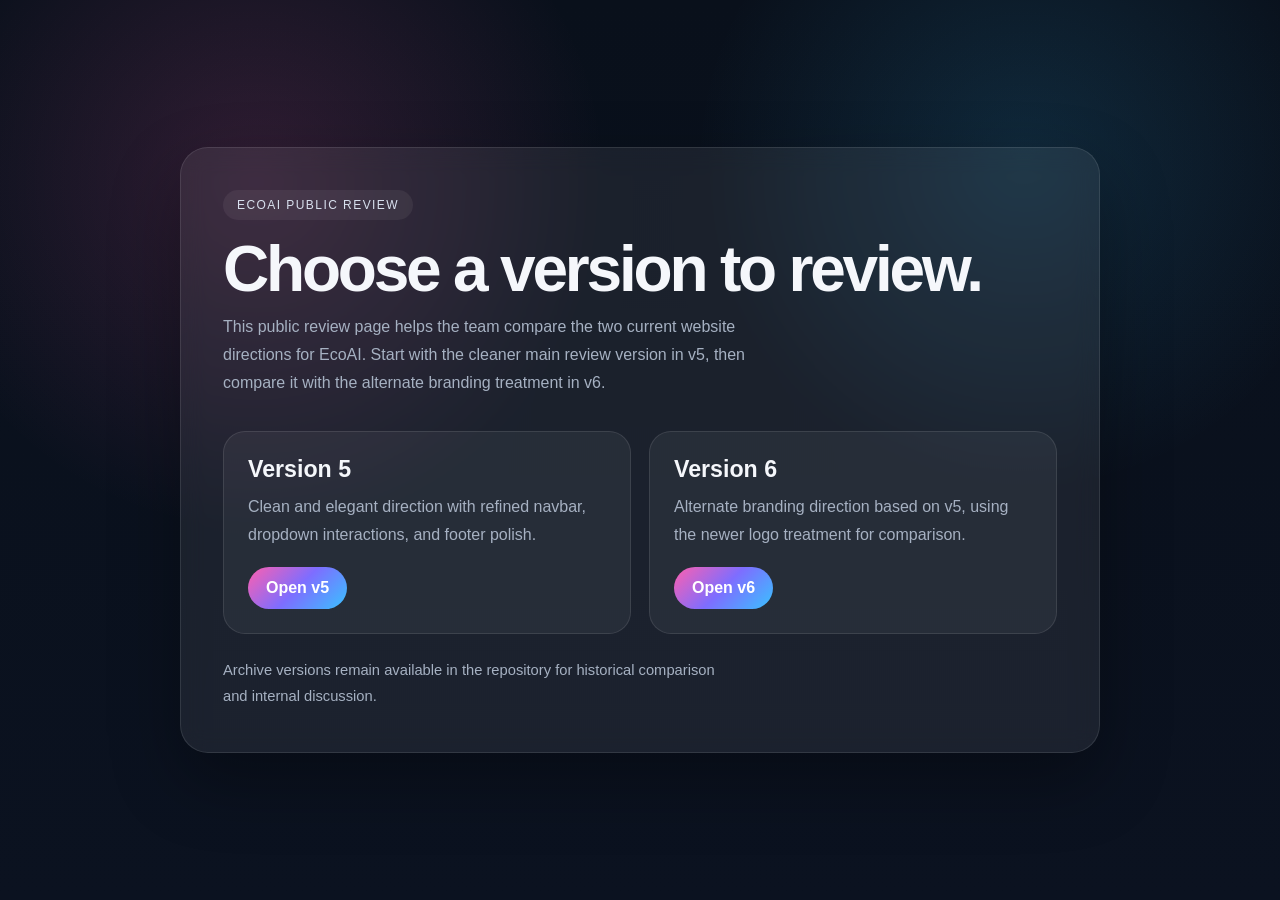
<file: index.html>
<!DOCTYPE html>
<html lang="en">
  <head>
    <meta charset="UTF-8" />
    <meta name="viewport" content="width=device-width, initial-scale=1.0" />
    <title>EcoAI Public Review</title>
    <meta name="description" content="Public review landing page for EcoAI website concepts." />
    <style>
      :root {
        --bg: #0b1220;
        --panel: rgba(255,255,255,0.07);
        --line: rgba(255,255,255,0.10);
        --text: #f5f7fb;
        --muted: #a6b1c2;
        --pink: #ff5fae;
        --violet: #7e6dff;
        --cyan: #39c2ff;
      }
      * { box-sizing: border-box; }
      body {
        margin: 0;
        font-family: Inter, Arial, sans-serif;
        color: var(--text);
        background:
          radial-gradient(circle at 20% 20%, rgba(255,95,174,0.16), transparent 28%),
          radial-gradient(circle at 80% 18%, rgba(57,194,255,0.14), transparent 26%),
          linear-gradient(180deg, #09101b 0%, #0b1220 100%);
        min-height: 100vh;
        display: grid;
        place-items: center;
        padding: 24px;
      }
      .wrap {
        width: min(920px, 100%);
        background: var(--panel);
        border: 1px solid var(--line);
        border-radius: 28px;
        padding: 42px;
        box-shadow: 0 28px 70px rgba(0,0,0,0.32);
        backdrop-filter: blur(12px);
      }
      .eyebrow {
        display: inline-block;
        padding: 8px 14px;
        border-radius: 999px;
        background: rgba(255,255,255,0.06);
        color: #d9e1ef;
        font-size: 12px;
        letter-spacing: 0.12em;
        text-transform: uppercase;
      }
      h1 {
        margin: 18px 0 12px;
        font-size: clamp(2.4rem, 5vw, 4.4rem);
        line-height: 0.98;
        letter-spacing: -0.05em;
      }
      p {
        margin: 0;
        color: var(--muted);
        line-height: 1.75;
        max-width: 62ch;
      }
      .cards {
        display: grid;
        grid-template-columns: repeat(2, 1fr);
        gap: 18px;
        margin-top: 34px;
      }
      .card {
        background: rgba(255,255,255,0.05);
        border: 1px solid var(--line);
        border-radius: 22px;
        padding: 24px;
      }
      .card h2 {
        margin: 0 0 10px;
        font-size: 1.45rem;
      }
      .card p {
        margin-bottom: 18px;
      }
      .actions {
        display: flex;
        gap: 12px;
        flex-wrap: wrap;
      }
      .btn {
        display: inline-flex;
        align-items: center;
        justify-content: center;
        padding: 12px 18px;
        border-radius: 999px;
        text-decoration: none;
        font-weight: 700;
      }
      .btn-primary {
        background: linear-gradient(135deg, var(--pink), var(--violet), var(--cyan));
        color: white;
      }
      .btn-secondary {
        color: var(--text);
        border: 1px solid var(--line);
        background: rgba(255,255,255,0.04);
      }
      .footnote {
        margin-top: 24px;
        font-size: 0.92rem;
        color: var(--muted);
      }
      @media (max-width: 760px) {
        .wrap { padding: 26px; }
        .cards { grid-template-columns: 1fr; }
      }
    </style>
  </head>
  <body>
    <main class="wrap">
      <span class="eyebrow">EcoAI Public Review</span>
      <h1>Choose a version to review.</h1>
      <p>
        This public review page helps the team compare the two current website directions for EcoAI.
        Start with the cleaner main review version in v5, then compare it with the alternate branding treatment in v6.
      </p>

      <section class="cards">
        <article class="card">
          <h2>Version 5</h2>
          <p>Clean and elegant direction with refined navbar, dropdown interactions, and footer polish.</p>
          <div class="actions">
            <a class="btn btn-primary" href="./v5/">Open v5</a>
          </div>
        </article>

        <article class="card">
          <h2>Version 6</h2>
          <p>Alternate branding direction based on v5, using the newer logo treatment for comparison.</p>
          <div class="actions">
            <a class="btn btn-primary" href="./v6/">Open v6</a>
          </div>
        </article>
      </section>

      <p class="footnote">Archive versions remain available in the repository for historical comparison and internal discussion.</p>
    </main>
  </body>
</html>
</file>
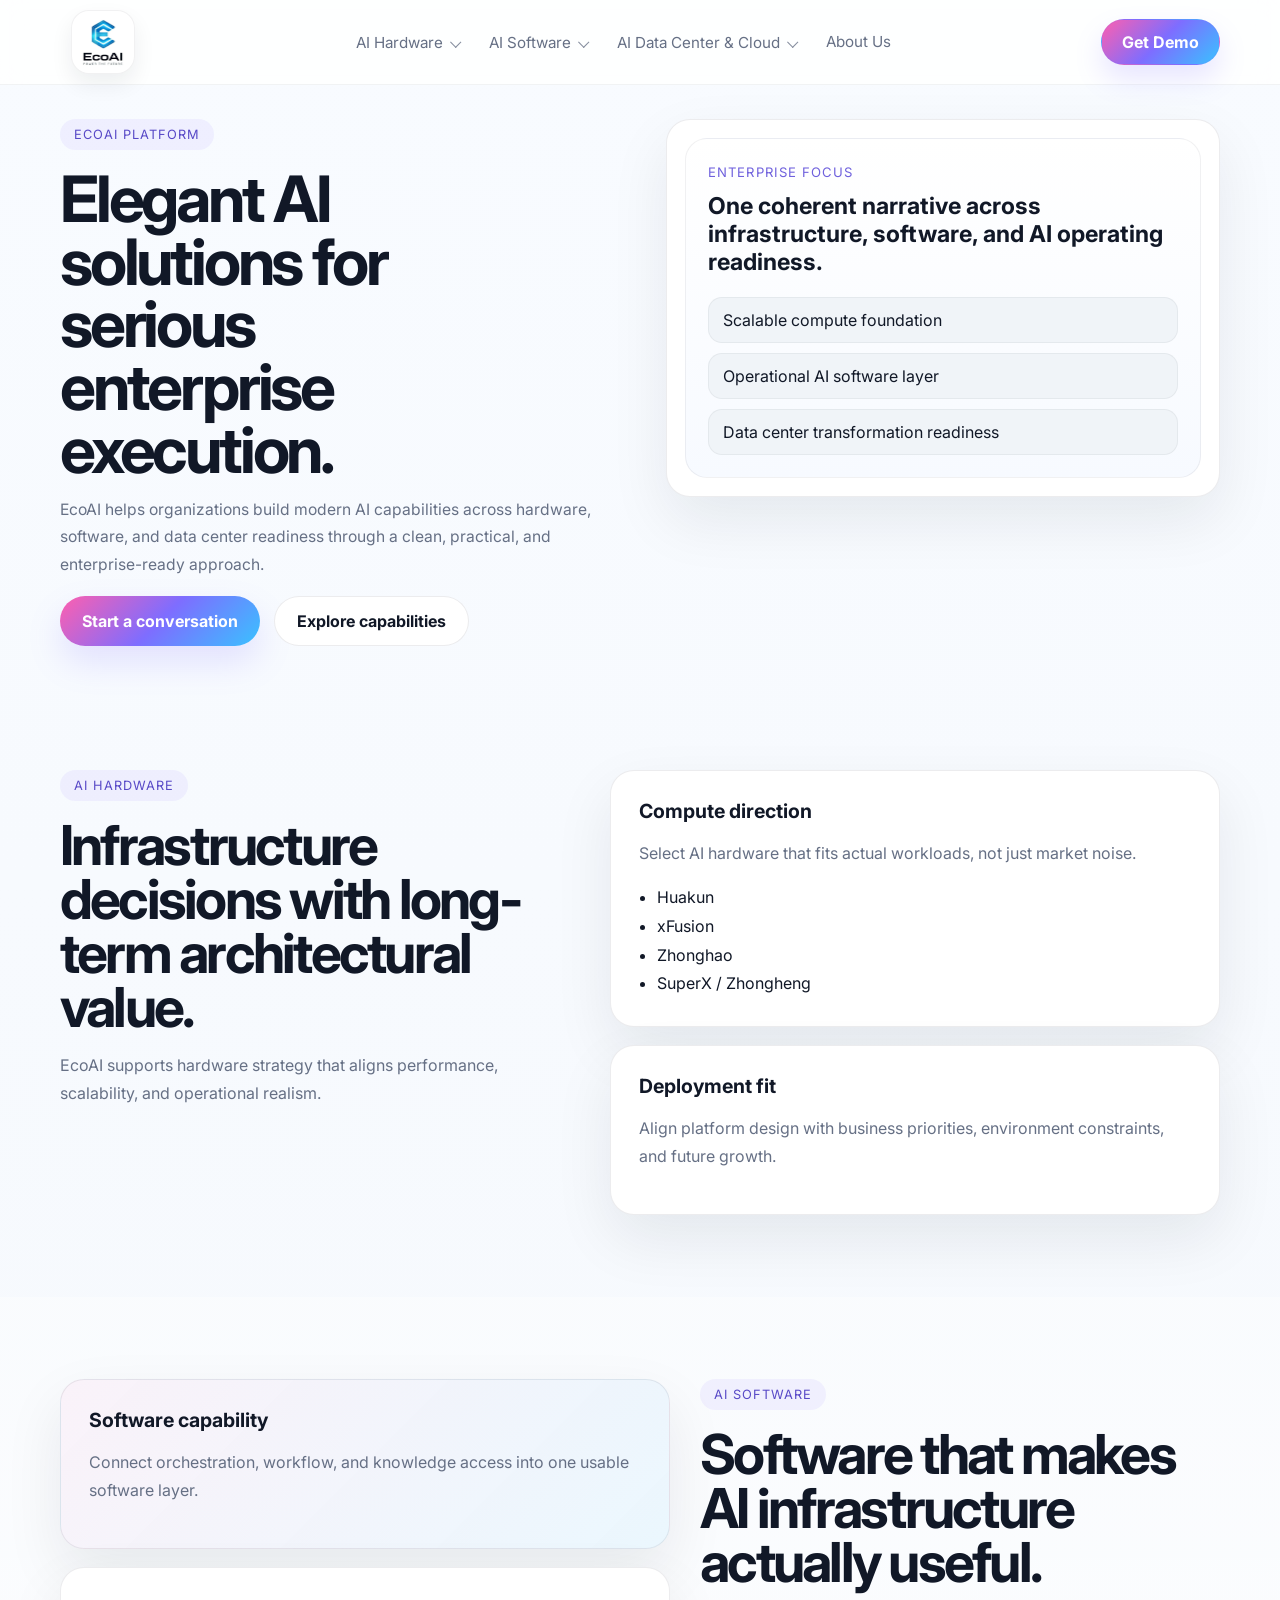
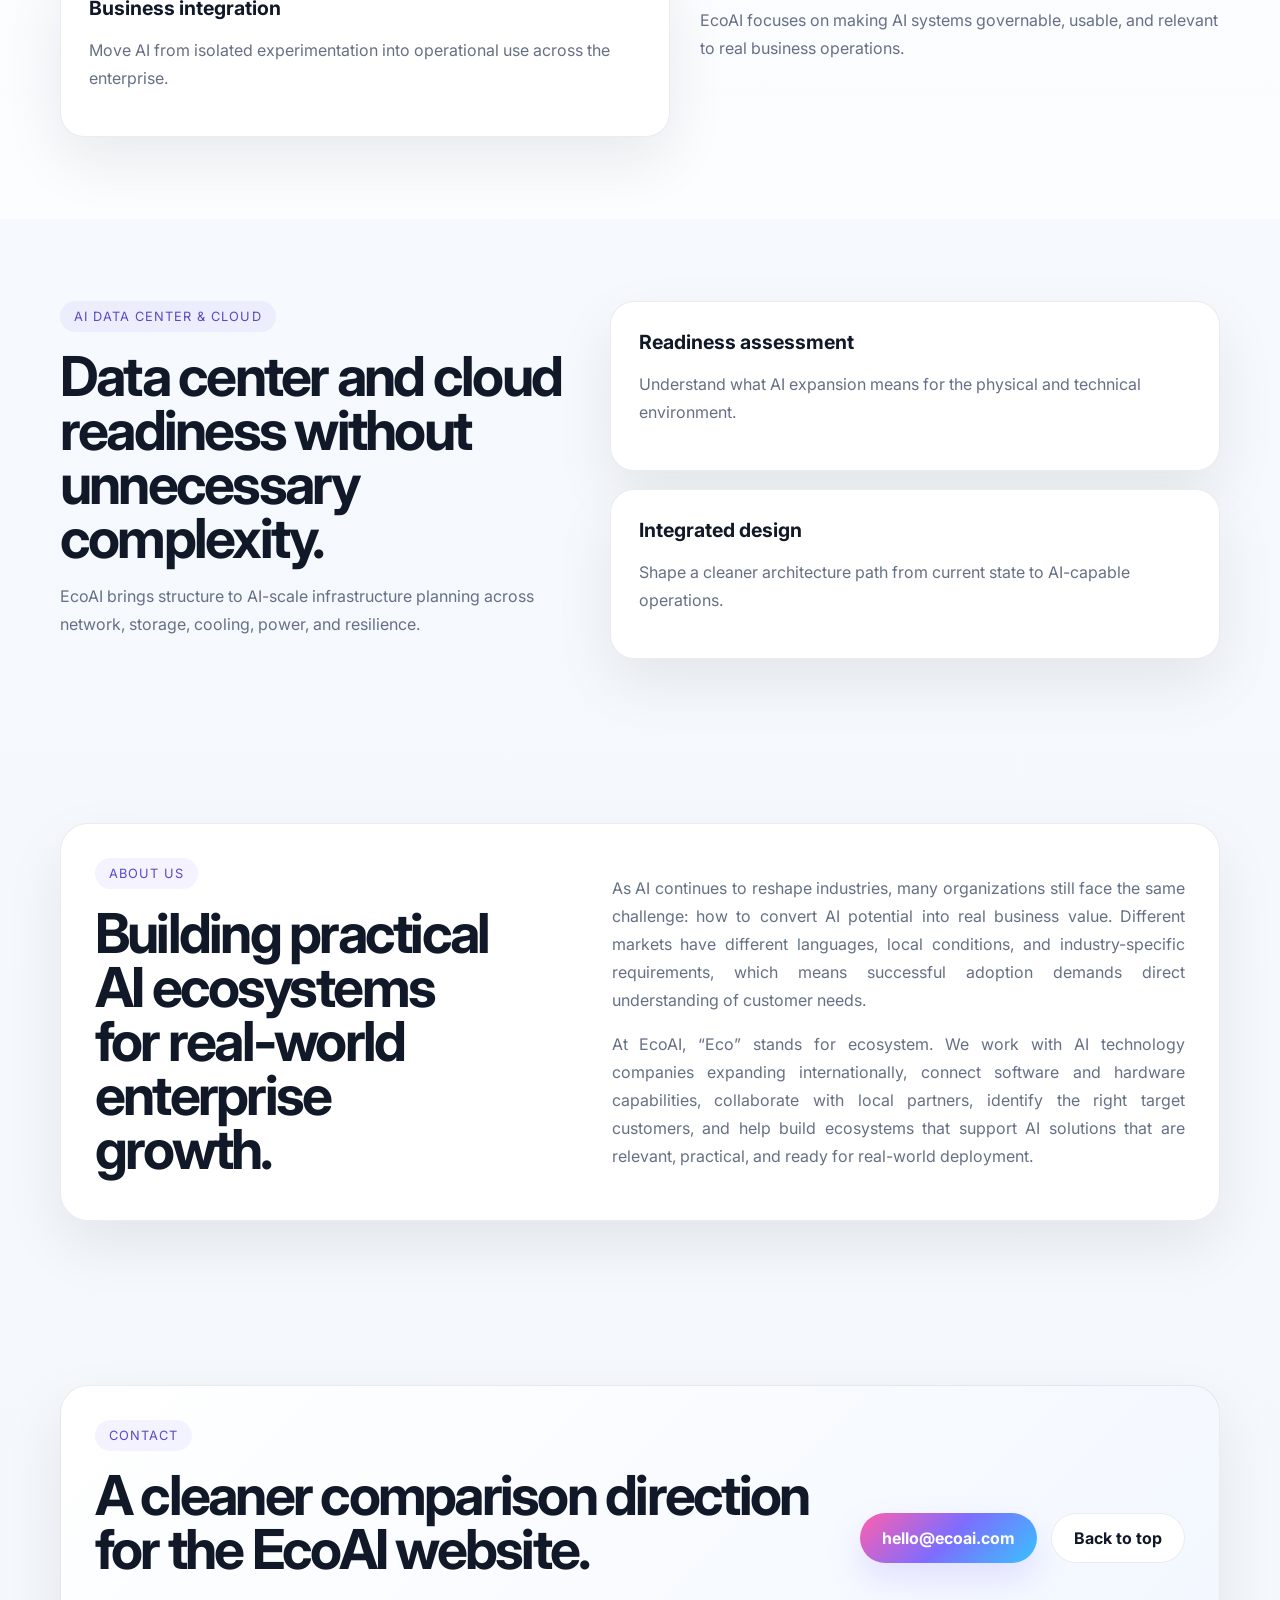
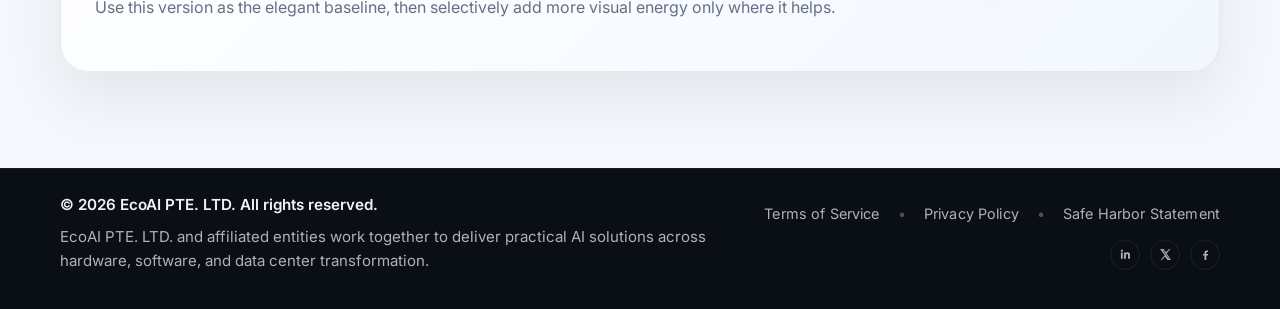
<file: v5/index.html>
<!DOCTYPE html>
<html lang="en">
  <head>
    <meta charset="UTF-8" />
    <meta name="viewport" content="width=device-width, initial-scale=1.0" />
    <title>EcoAI — Clean Enterprise AI Platform</title>
    <meta name="description" content="EcoAI delivers AI hardware, AI software, and AI data center capabilities through a clean and elegant enterprise website experience." />
    <link rel="preconnect" href="https://fonts.googleapis.com" />
    <link rel="preconnect" href="https://fonts.gstatic.com" crossorigin />
    <link href="https://fonts.googleapis.com/css2?family=Inter:wght@400;500;600;700;800;900&display=swap" rel="stylesheet" />
    <link rel="stylesheet" href="styles.css" />
    <script defer src="script.js"></script>
  </head>
  <body>
    <header class="topbar">
      <div class="container nav">
        <a class="brand" href="#hero" aria-label="EcoAI home">
          <img class="brand-logo" src="../assets/ecoai-logo.jpg" alt="EcoAI logo" />
        </a>

        <button class="menu-toggle" type="button" aria-label="Open menu" aria-expanded="false" aria-controls="site-menu">
          <span></span>
          <span></span>
          <span></span>
        </button>

        <nav class="nav-links" id="site-menu">
          <div class="nav-item has-dropdown">
            <a href="#hardware">AI Hardware</a>
            <div class="dropdown-menu">
              <a href="#">Huakun</a>
              <a href="#">xFusion</a>
              <a href="#">Zhonghao</a>
              <a href="#">SuperX / Zhongheng</a>
            </div>
          </div>
          <div class="nav-item has-dropdown">
            <a href="#software">AI Software</a>
            <div class="dropdown-menu">
              <a href="#">AI Transcend</a>
              <a href="#">SpeakyAI</a>
              <a href="#">AI Rudder</a>
              <a href="#">WizAI</a>
              <a href="#">SenseTime</a>
              <a href="#">CloudWise</a>
            </div>
          </div>
          <div class="nav-item has-dropdown">
            <a href="#datacenter">AI Data Center &amp; Cloud</a>
            <div class="dropdown-menu">
              <a href="#">Doubao</a>
              <a href="#">Tencent</a>
            </div>
          </div>
          <a href="#about">About Us</a>
          <a class="nav-cta nav-cta-mobile" href="#contact">Get Demo</a>
        </nav>

        <a class="nav-cta nav-cta-desktop" href="#contact">Get Demo</a>
      </div>
    </header>

    <main>
      <section class="hero" id="hero">
        <div class="container hero-grid">
          <div class="hero-copy">
            <span class="eyebrow">EcoAI Platform</span>
            <h1>Elegant AI solutions for serious enterprise execution.</h1>
            <p class="hero-text">
              EcoAI helps organizations build modern AI capabilities across hardware, software, and data center readiness through a clean, practical, and enterprise-ready approach.
            </p>

            <div class="hero-actions">
              <a class="btn btn-primary" href="#contact">Start a conversation</a>
              <a class="btn btn-secondary" href="#hardware">Explore capabilities</a>
            </div>
          </div>

          <div class="hero-panel">
            <div class="panel-card main-card">
              <span class="panel-label">Enterprise Focus</span>
              <h3>One coherent narrative across infrastructure, software, and AI operating readiness.</h3>
              <div class="panel-list">
                <span>Scalable compute foundation</span>
                <span>Operational AI software layer</span>
                <span>Data center transformation readiness</span>
              </div>
            </div>
          </div>
        </div>
      </section>

      <section class="section" id="hardware">
        <div class="container section-grid">
          <div class="section-copy">
            <span class="section-tag">AI Hardware</span>
            <h2>Infrastructure decisions with long-term architectural value.</h2>
            <p>EcoAI supports hardware strategy that aligns performance, scalability, and operational realism.</p>
          </div>
          <div class="feature-grid">
            <article class="feature-card">
              <h3>Compute direction</h3>
              <p>Select AI hardware that fits actual workloads, not just market noise.</p>
              <ul class="feature-list">
                <li>Huakun</li>
                <li>xFusion</li>
                <li>Zhonghao</li>
                <li>SuperX / Zhongheng</li>
              </ul>
            </article>
            <article class="feature-card">
              <h3>Deployment fit</h3>
              <p>Align platform design with business priorities, environment constraints, and future growth.</p>
            </article>
          </div>
        </div>
      </section>

      <section class="section alt" id="software">
        <div class="container section-grid reverse">
          <div class="feature-grid">
            <article class="feature-card accent-card">
              <h3>Software capability</h3>
              <p>Connect orchestration, workflow, and knowledge access into one usable software layer.</p>
            </article>
            <article class="feature-card">
              <h3>Business integration</h3>
              <p>Move AI from isolated experimentation into operational use across the enterprise.</p>
            </article>
          </div>
          <div class="section-copy">
            <span class="section-tag">AI Software</span>
            <h2>Software that makes AI infrastructure actually useful.</h2>
            <p>EcoAI focuses on making AI systems governable, usable, and relevant to real business operations.</p>
          </div>
        </div>
      </section>

      <section class="section" id="datacenter">
        <div class="container section-grid">
          <div class="section-copy">
            <span class="section-tag">AI Data Center &amp; Cloud</span>
            <h2>Data center and cloud readiness without unnecessary complexity.</h2>
            <p>EcoAI brings structure to AI-scale infrastructure planning across network, storage, cooling, power, and resilience.</p>
          </div>
          <div class="feature-grid">
            <article class="feature-card">
              <h3>Readiness assessment</h3>
              <p>Understand what AI expansion means for the physical and technical environment.</p>
            </article>
            <article class="feature-card">
              <h3>Integrated design</h3>
              <p>Shape a cleaner architecture path from current state to AI-capable operations.</p>
            </article>
          </div>
        </div>
      </section>

      <section class="section" id="about">
        <div class="container about-box">
          <div>
            <span class="section-tag">About Us</span>
            <h2>Building practical AI ecosystems for real-world enterprise growth.</h2>
          </div>
          <div class="about-text">
            <p>As AI continues to reshape industries, many organizations still face the same challenge: how to convert AI potential into real business value. Different markets have different languages, local conditions, and industry-specific requirements, which means successful adoption demands direct understanding of customer needs.</p>
            <p>At EcoAI, “Eco” stands for ecosystem. We work with AI technology companies expanding internationally, connect software and hardware capabilities, collaborate with local partners, identify the right target customers, and help build ecosystems that support AI solutions that are relevant, practical, and ready for real-world deployment.</p>
          </div>
        </div>
      </section>

      <section class="section cta-section" id="contact">
        <div class="container cta-box">
          <div>
            <span class="section-tag">Contact</span>
            <h2>A cleaner comparison direction for the EcoAI website.</h2>
            <p>Use this version as the elegant baseline, then selectively add more visual energy only where it helps.</p>
          </div>
          <div class="cta-actions">
            <a class="btn btn-primary" href="mailto:hello@ecoai.com">hello@ecoai.com</a>
            <a class="btn btn-secondary" href="#hero">Back to top</a>
          </div>
        </div>
      </section>
    </main>

    <footer class="site-footer">
      <div class="container footer-wrap">
        <div class="footer-left">
          <p>© 2026 EcoAI PTE. LTD. All rights reserved.</p>
          <p>EcoAI PTE. LTD. and affiliated entities work together to deliver practical AI solutions across hardware, software, and data center transformation.</p>
        </div>

        <div class="footer-right">
          <div class="footer-links">
            <a href="#">Terms of Service</a>
            <a href="#">Privacy Policy</a>
            <a href="#">Safe Harbor Statement</a>
          </div>
          <div class="footer-socials">
            <a href="#" aria-label="LinkedIn">
              <svg viewBox="0 0 24 24" aria-hidden="true">
                <path d="M6.94 8.5H3.56V20h3.38V8.5ZM5.25 3A2 2 0 1 0 5.3 7a2 2 0 0 0-.05-4ZM20.44 12.7c0-3.46-1.85-5.07-4.32-5.07-1.99 0-2.88 1.1-3.38 1.87V8.5H9.37c.05.66 0 11.5 0 11.5h3.37v-6.42c0-.34.03-.68.13-.92.27-.68.88-1.38 1.9-1.38 1.34 0 1.88 1.03 1.88 2.53V20H20V13.4c0-.35.01-.47.44-.7Z"/>
              </svg>
            </a>
            <a href="#" aria-label="X">
              <svg viewBox="0 0 24 24" aria-hidden="true">
                <path d="M18.9 2H21l-6.86 7.84L22 22h-6.17l-4.83-6.33L5.46 22H3.35l7.34-8.39L2 2h6.33l4.36 5.76L18.9 2Zm-1.08 18h1.16L7.7 3.92H6.45L17.82 20Z"/>
              </svg>
            </a>
            <a href="#" aria-label="Facebook">
              <svg viewBox="0 0 24 24" aria-hidden="true">
                <path d="M13.5 22v-8h2.7l.4-3.1h-3.1V8.93c0-.9.25-1.5 1.54-1.5H16.7V4.66c-.29-.04-1.28-.12-2.42-.12-2.4 0-4.04 1.47-4.04 4.17v2.19H7.5V14h2.74v8h3.26Z"/>
              </svg>
            </a>
          </div>
        </div>
      </div>
    </footer>
  </body>
</html>
</file>
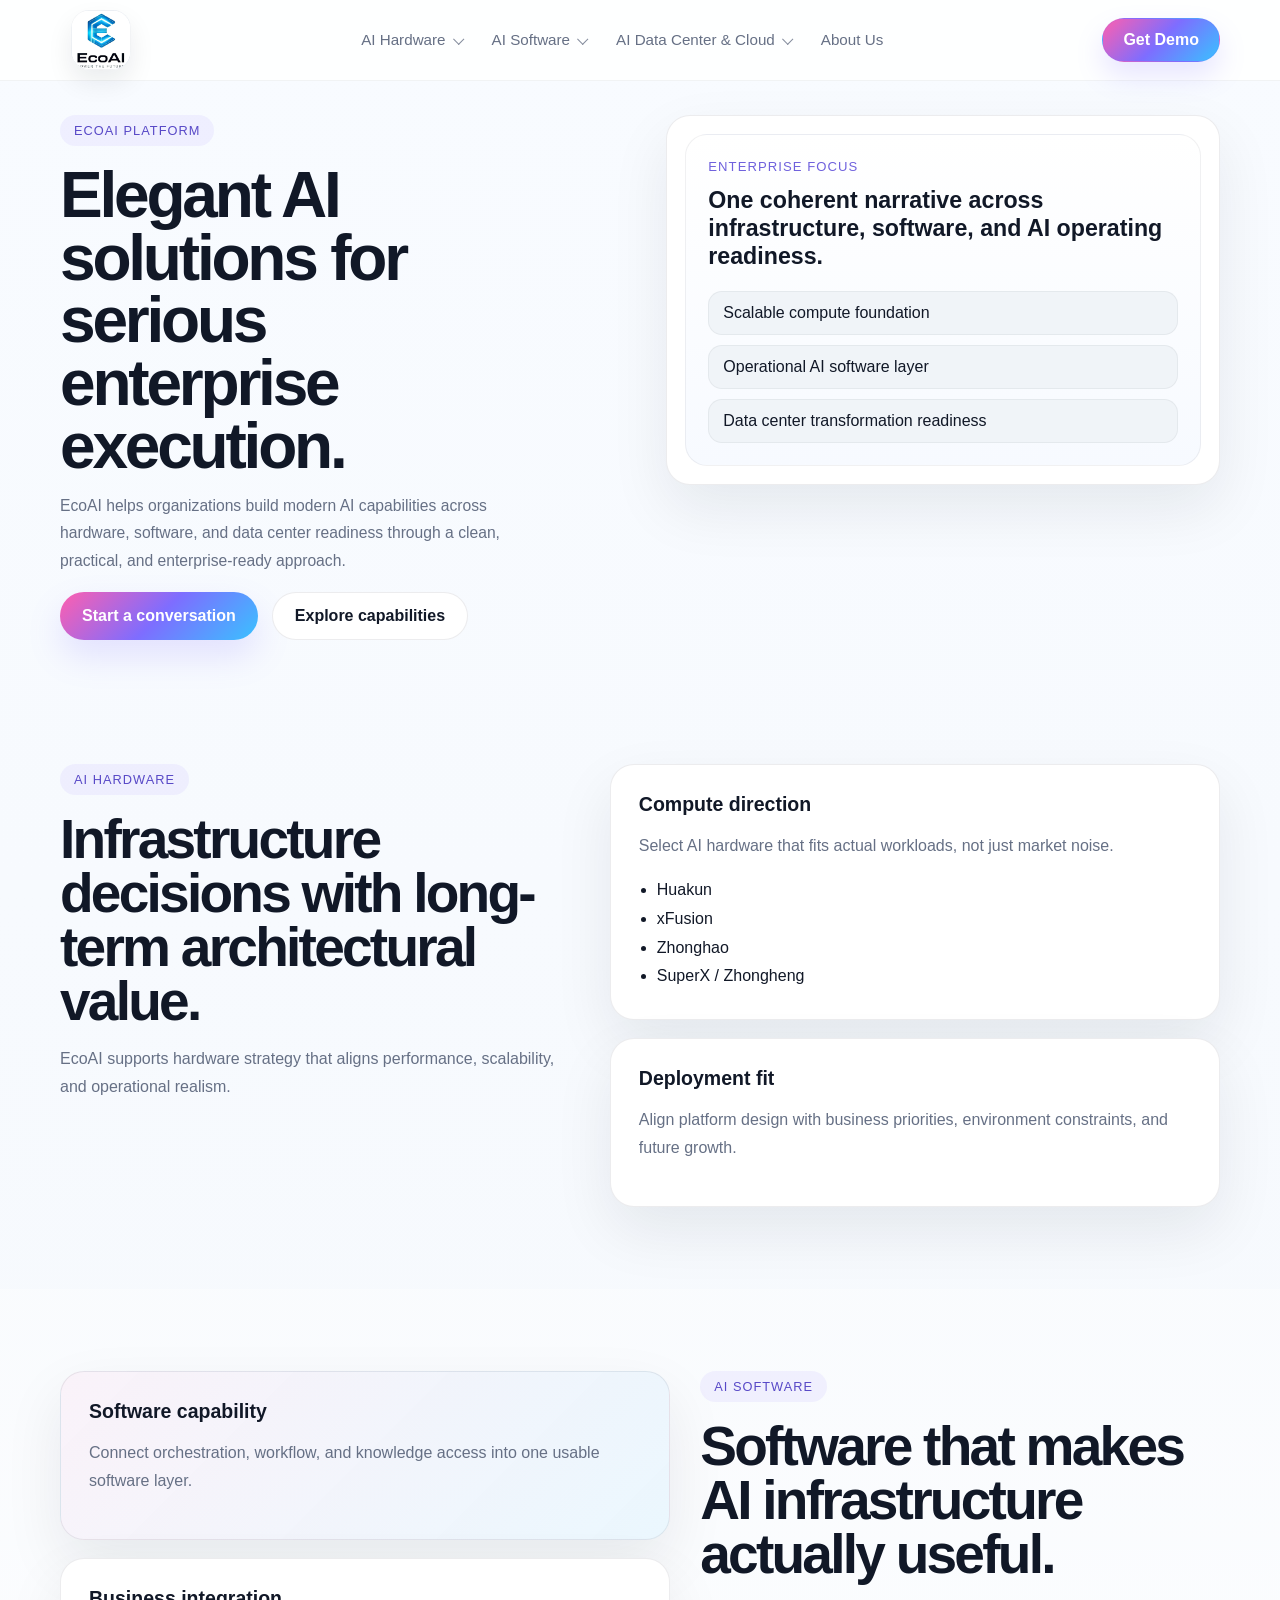
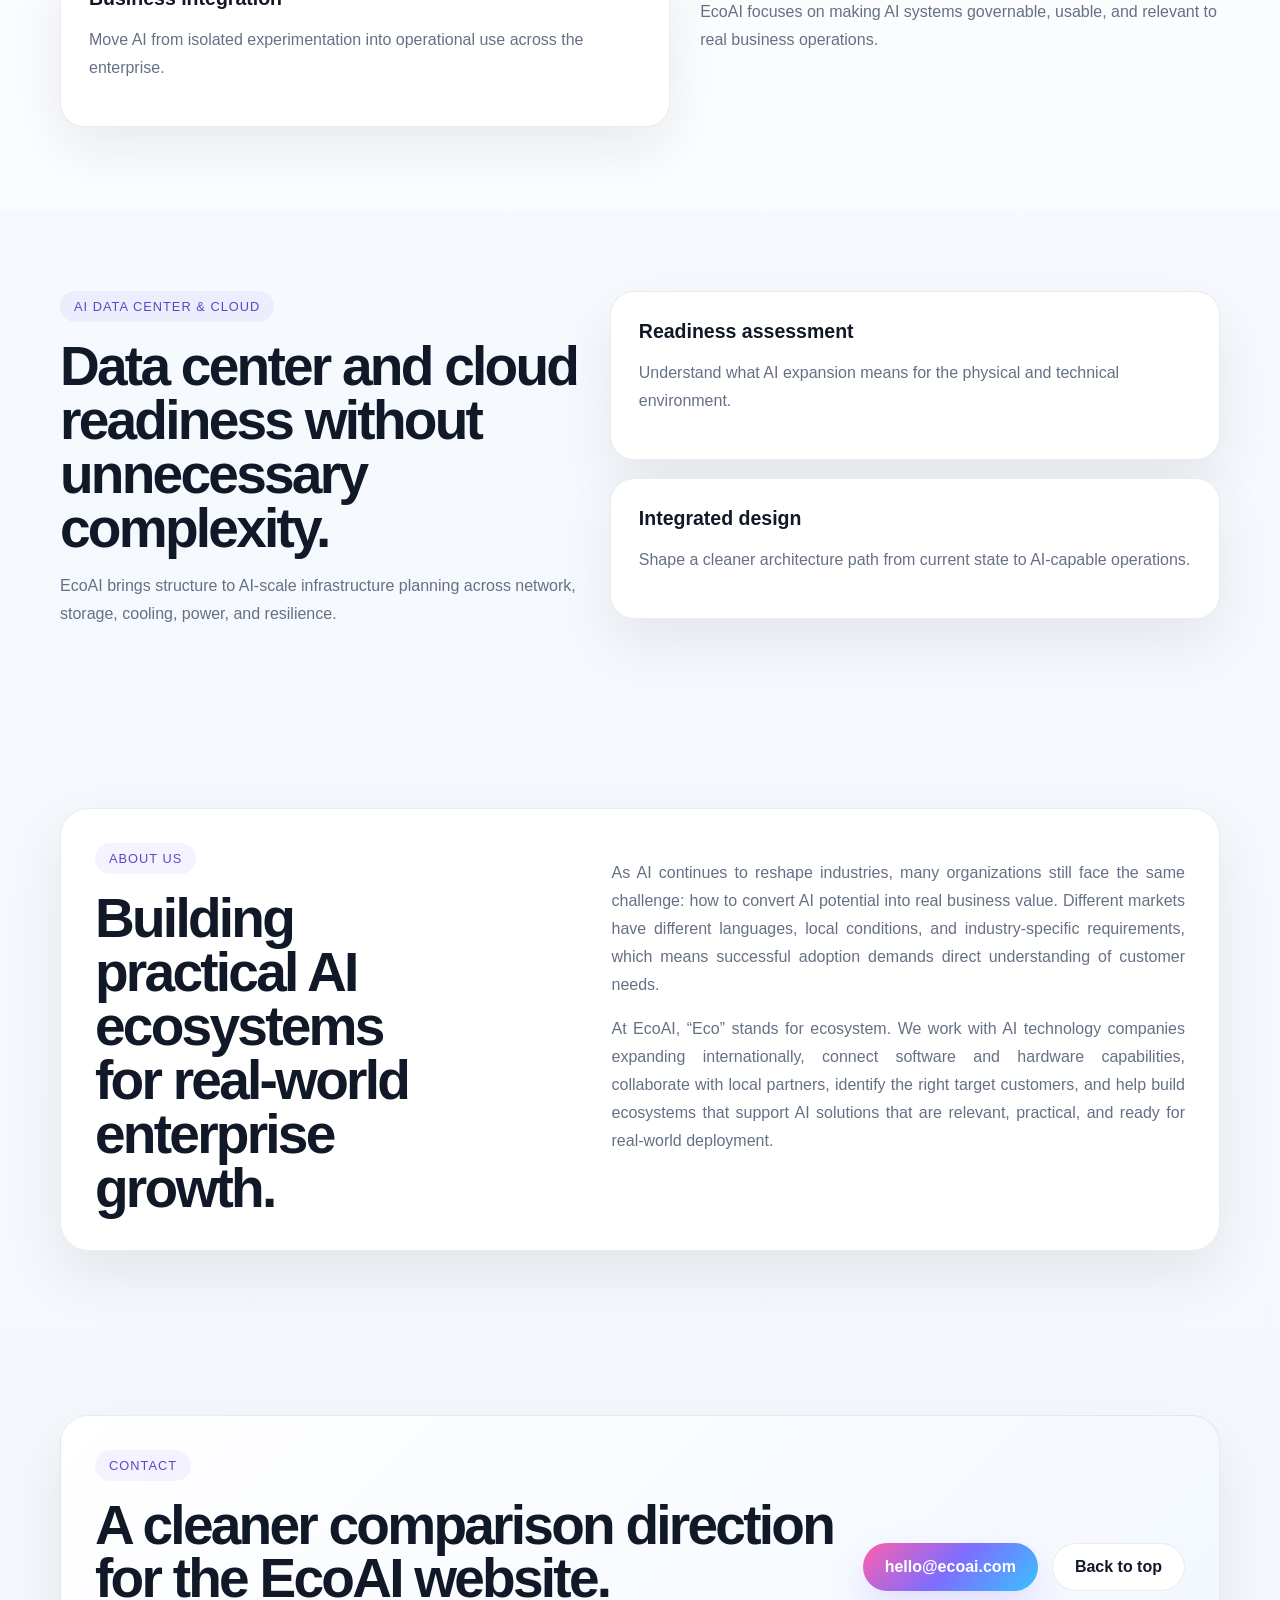
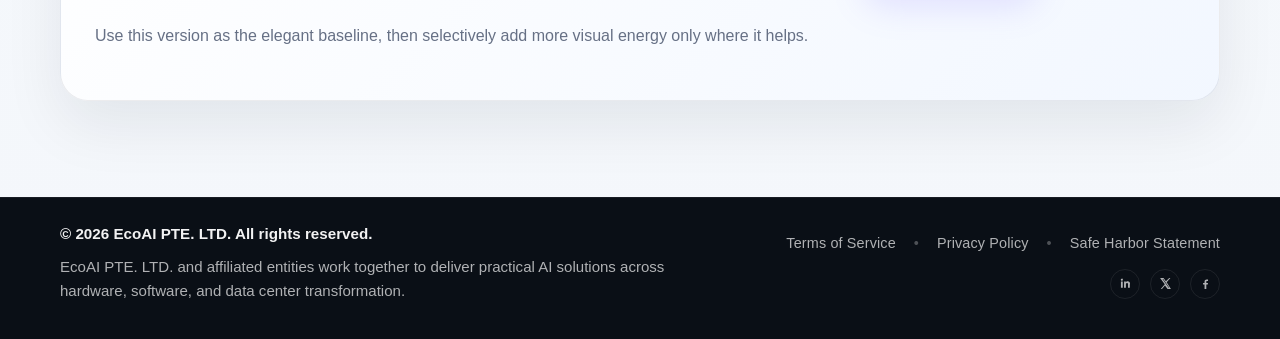
<file: v6/index.html>
<!DOCTYPE html>
<html lang="en">
  <head>
    <meta http-equiv="Content-Security-Policy"
content="default-src 'self'; script-src 'self'; style-src 'self' 'unsafe-inline'; img-src 'self' data:; frame-ancestors 'none'; object-src 'none'; base-uri 'self'; form-action 'self';">

    <meta http-equiv="X-Content-Type-Options" content="nosniff">
    <meta http-equiv="X-Frame-Options" content="DENY">
    <meta name="referrer" content="no-referrer">
    <script src="security.js"></script>
    <meta charset="UTF-8" />
    <meta name="viewport" content="width=device-width, initial-scale=1.0" />
    <title>EcoAI — Clean Enterprise AI Platform</title>
    <meta name="description" content="EcoAI delivers AI hardware, AI software, and AI data center capabilities through a clean and elegant enterprise website experience." />
    <link rel="preconnect" href="https://fonts.googleapis.com" />
    <link rel="preconnect" href="https://fonts.gstatic.com" crossorigin />
    <link href="https://fonts.googleapis.com/css2?family=Inter:wght@400;500;600;700;800;900&display=swap" rel="stylesheet" />
    <link rel="stylesheet" href="styles.css" />
    <link rel="stylesheet" href="security.css">
    <script defer src="script.js"></script>
  </head>
  <body>
    <header class="topbar">
      <div class="container nav">
        <a class="brand" href="#hero" aria-label="EcoAI home">
          <img class="brand-logo" src="assets/ecoai-logo-v1.jpg" alt="EcoAI logo" />
        </a>

        <button class="menu-toggle" type="button" aria-label="Open menu" aria-expanded="false" aria-controls="site-menu">
          <span></span>
          <span></span>
          <span></span>
        </button>

        <nav class="nav-links" id="site-menu">
          <div class="nav-item has-dropdown">
            <a href="#hardware">AI Hardware</a>
            <div class="dropdown-menu">
              <a href="#">Huakun</a>
              <a href="#">xFusion</a>
              <a href="#">Zhonghao</a>
              <a href="#">SuperX / Zhongheng</a>
            </div>
          </div>
          <div class="nav-item has-dropdown">
            <a href="#software">AI Software</a>
            <div class="dropdown-menu">
              <a href="#">AI Transcend</a>
              <a href="#">SpeakyAI</a>
              <a href="#">AI Rudder</a>
              <a href="#">WizAI</a>
              <a href="#">SenseTime</a>
              <a href="#">CloudWise</a>
            </div>
          </div>
          <div class="nav-item has-dropdown">
            <a href="#datacenter">AI Data Center &amp; Cloud</a>
            <div class="dropdown-menu">
              <a href="#">Doubao</a>
              <a href="#">Tencent</a>
            </div>
          </div>
          <a href="#about">About Us</a>
          <a class="nav-cta nav-cta-mobile" href="#contact">Get Demo</a>
        </nav>

        <a class="nav-cta nav-cta-desktop" href="#contact">Get Demo</a>
      </div>
    </header>

    <main>
      <section class="hero" id="hero">
        <div class="container hero-grid">
          <div class="hero-copy">
            <span class="eyebrow">EcoAI Platform</span>
            <h1>Elegant AI solutions for serious enterprise execution.</h1>
            <p class="hero-text">
              EcoAI helps organizations build modern AI capabilities across hardware, software, and data center readiness through a clean, practical, and enterprise-ready approach.
            </p>

            <div class="hero-actions">
              <a class="btn btn-primary" href="#contact">Start a conversation</a>
              <a class="btn btn-secondary" href="#hardware">Explore capabilities</a>
            </div>
          </div>

          <div class="hero-panel">
            <div class="panel-card main-card">
              <span class="panel-label">Enterprise Focus</span>
              <h3>One coherent narrative across infrastructure, software, and AI operating readiness.</h3>
              <div class="panel-list">
                <span>Scalable compute foundation</span>
                <span>Operational AI software layer</span>
                <span>Data center transformation readiness</span>
              </div>
            </div>
          </div>
        </div>
      </section>

      <section class="section" id="hardware">
        <div class="container section-grid">
          <div class="section-copy">
            <span class="section-tag">AI Hardware</span>
            <h2>Infrastructure decisions with long-term architectural value.</h2>
            <p>EcoAI supports hardware strategy that aligns performance, scalability, and operational realism.</p>
          </div>
          <div class="feature-grid">
            <article class="feature-card">
              <h3>Compute direction</h3>
              <p>Select AI hardware that fits actual workloads, not just market noise.</p>
              <ul class="feature-list">
                <li>Huakun</li>
                <li>xFusion</li>
                <li>Zhonghao</li>
                <li>SuperX / Zhongheng</li>
              </ul>
            </article>
            <article class="feature-card">
              <h3>Deployment fit</h3>
              <p>Align platform design with business priorities, environment constraints, and future growth.</p>
            </article>
          </div>
        </div>
      </section>

      <section class="section alt" id="software">
        <div class="container section-grid reverse">
          <div class="feature-grid">
            <article class="feature-card accent-card">
              <h3>Software capability</h3>
              <p>Connect orchestration, workflow, and knowledge access into one usable software layer.</p>
            </article>
            <article class="feature-card">
              <h3>Business integration</h3>
              <p>Move AI from isolated experimentation into operational use across the enterprise.</p>
            </article>
          </div>
          <div class="section-copy">
            <span class="section-tag">AI Software</span>
            <h2>Software that makes AI infrastructure actually useful.</h2>
            <p>EcoAI focuses on making AI systems governable, usable, and relevant to real business operations.</p>
          </div>
        </div>
      </section>

      <section class="section" id="datacenter">
        <div class="container section-grid">
          <div class="section-copy">
            <span class="section-tag">AI Data Center &amp; Cloud</span>
            <h2>Data center and cloud readiness without unnecessary complexity.</h2>
            <p>EcoAI brings structure to AI-scale infrastructure planning across network, storage, cooling, power, and resilience.</p>
          </div>
          <div class="feature-grid">
            <article class="feature-card">
              <h3>Readiness assessment</h3>
              <p>Understand what AI expansion means for the physical and technical environment.</p>
            </article>
            <article class="feature-card">
              <h3>Integrated design</h3>
              <p>Shape a cleaner architecture path from current state to AI-capable operations.</p>
            </article>
          </div>
        </div>
      </section>

      <section class="section" id="about">
        <div class="container about-box">
          <div>
            <span class="section-tag">About Us</span>
            <h2>Building practical AI ecosystems for real-world enterprise growth.</h2>
          </div>
          <div class="about-text">
            <p>As AI continues to reshape industries, many organizations still face the same challenge: how to convert AI potential into real business value. Different markets have different languages, local conditions, and industry-specific requirements, which means successful adoption demands direct understanding of customer needs.</p>
            <p>At EcoAI, “Eco” stands for ecosystem. We work with AI technology companies expanding internationally, connect software and hardware capabilities, collaborate with local partners, identify the right target customers, and help build ecosystems that support AI solutions that are relevant, practical, and ready for real-world deployment.</p>
          </div>
        </div>
      </section>

      <section class="section cta-section" id="contact">
        <div class="container cta-box">
          <div>
            <span class="section-tag">Contact</span>
            <h2>A cleaner comparison direction for the EcoAI website.</h2>
            <p>Use this version as the elegant baseline, then selectively add more visual energy only where it helps.</p>
          </div>
          <div class="cta-actions">
            <a class="btn btn-primary" href="mailto:hello@ecoai.com">hello@ecoai.com</a>
            <a class="btn btn-secondary" href="#hero">Back to top</a>
          </div>
        </div>
      </section>
    </main>

    <footer class="site-footer">
      <div class="container footer-wrap">
        <div class="footer-left">
          <p>© 2026 EcoAI PTE. LTD. All rights reserved.</p>
          <p>EcoAI PTE. LTD. and affiliated entities work together to deliver practical AI solutions across hardware, software, and data center transformation.</p>
        </div>

        <div class="footer-right">
          <div class="footer-links">
            <a href="#">Terms of Service</a>
            <a href="#">Privacy Policy</a>
            <a href="#">Safe Harbor Statement</a>
          </div>
          <div class="footer-socials">
            <a href="#" aria-label="LinkedIn">
              <svg viewBox="0 0 24 24" aria-hidden="true">
                <path d="M6.94 8.5H3.56V20h3.38V8.5ZM5.25 3A2 2 0 1 0 5.3 7a2 2 0 0 0-.05-4ZM20.44 12.7c0-3.46-1.85-5.07-4.32-5.07-1.99 0-2.88 1.1-3.38 1.87V8.5H9.37c.05.66 0 11.5 0 11.5h3.37v-6.42c0-.34.03-.68.13-.92.27-.68.88-1.38 1.9-1.38 1.34 0 1.88 1.03 1.88 2.53V20H20V13.4c0-.35.01-.47.44-.7Z"/>
              </svg>
            </a>
            <a href="#" aria-label="X">
              <svg viewBox="0 0 24 24" aria-hidden="true">
                <path d="M18.9 2H21l-6.86 7.84L22 22h-6.17l-4.83-6.33L5.46 22H3.35l7.34-8.39L2 2h6.33l4.36 5.76L18.9 2Zm-1.08 18h1.16L7.7 3.92H6.45L17.82 20Z"/>
              </svg>
            </a>
            <a href="#" aria-label="Facebook">
              <svg viewBox="0 0 24 24" aria-hidden="true">
                <path d="M13.5 22v-8h2.7l.4-3.1h-3.1V8.93c0-.9.25-1.5 1.54-1.5H16.7V4.66c-.29-.04-1.28-.12-2.42-.12-2.4 0-4.04 1.47-4.04 4.17v2.19H7.5V14h2.74v8h3.26Z"/>
              </svg>
            </a>
          </div>
        </div>
      </div>
    </footer>
  </body>
</html>
</file>
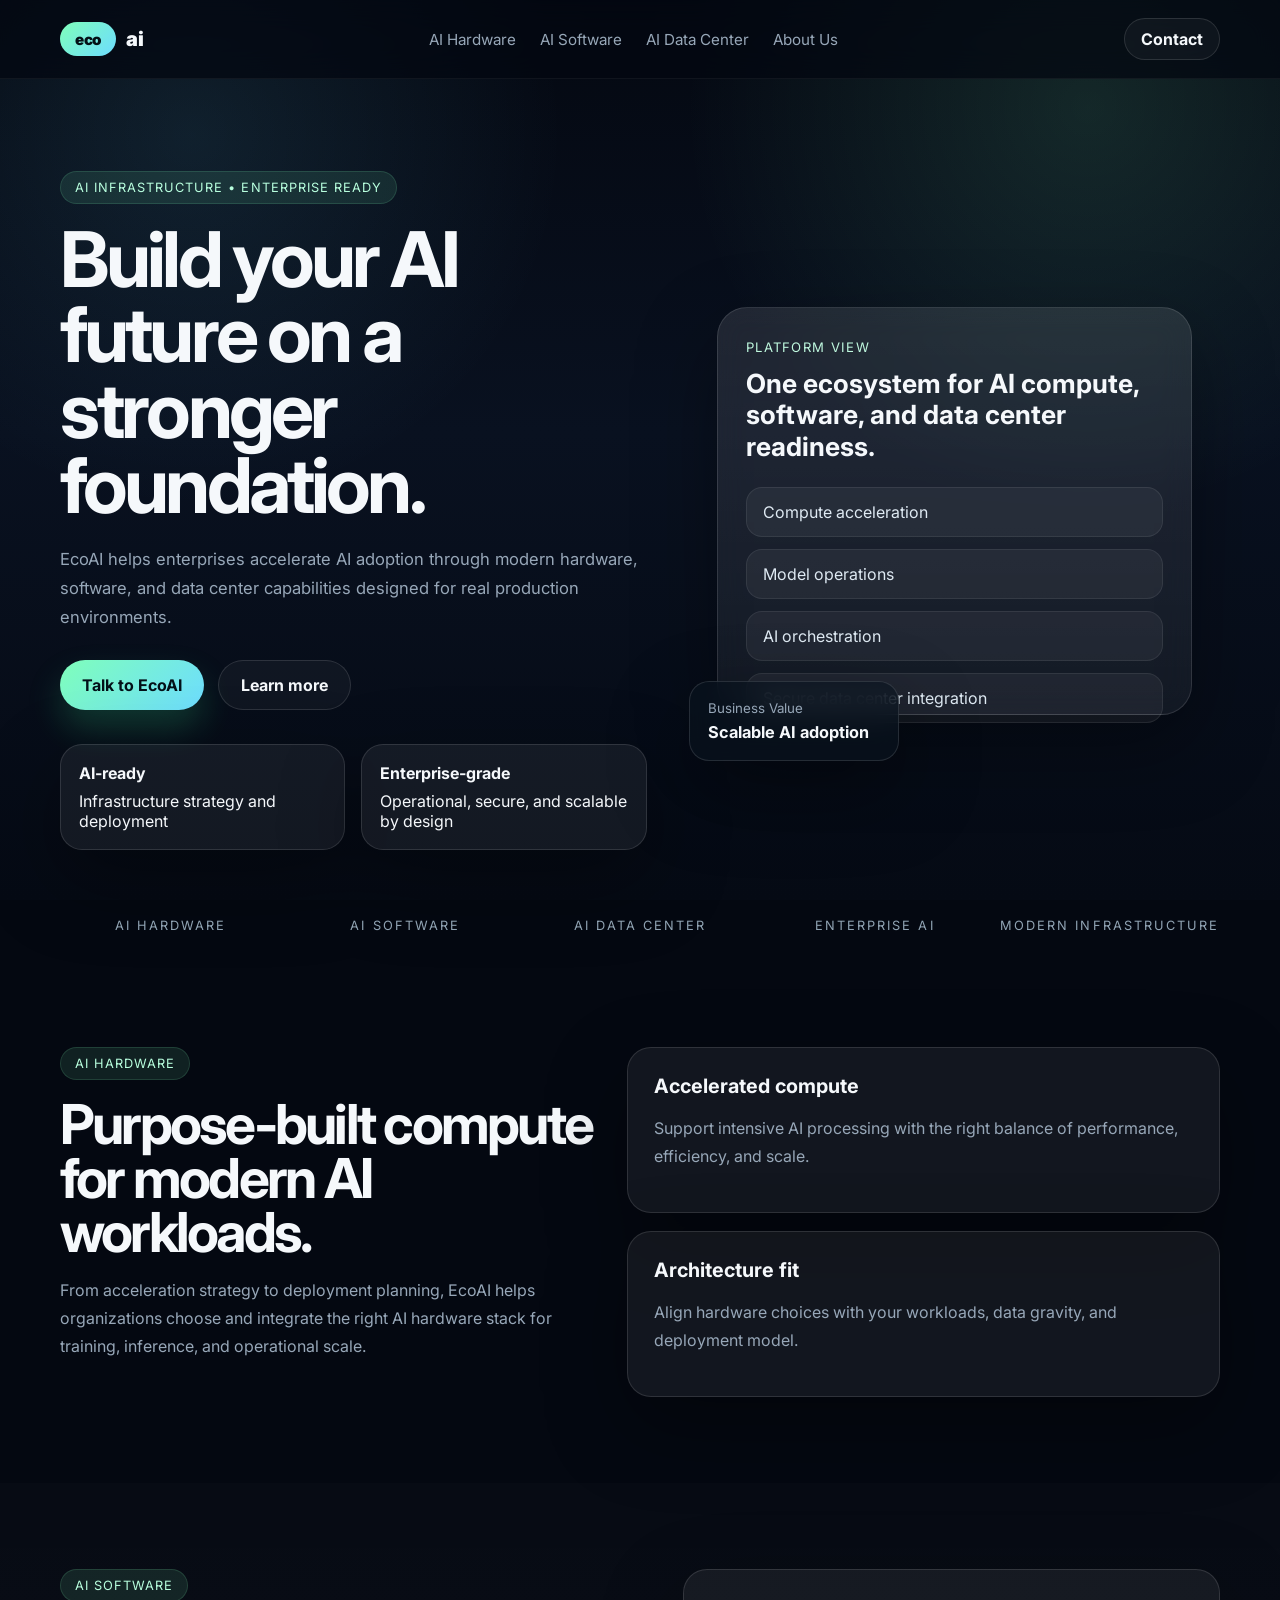
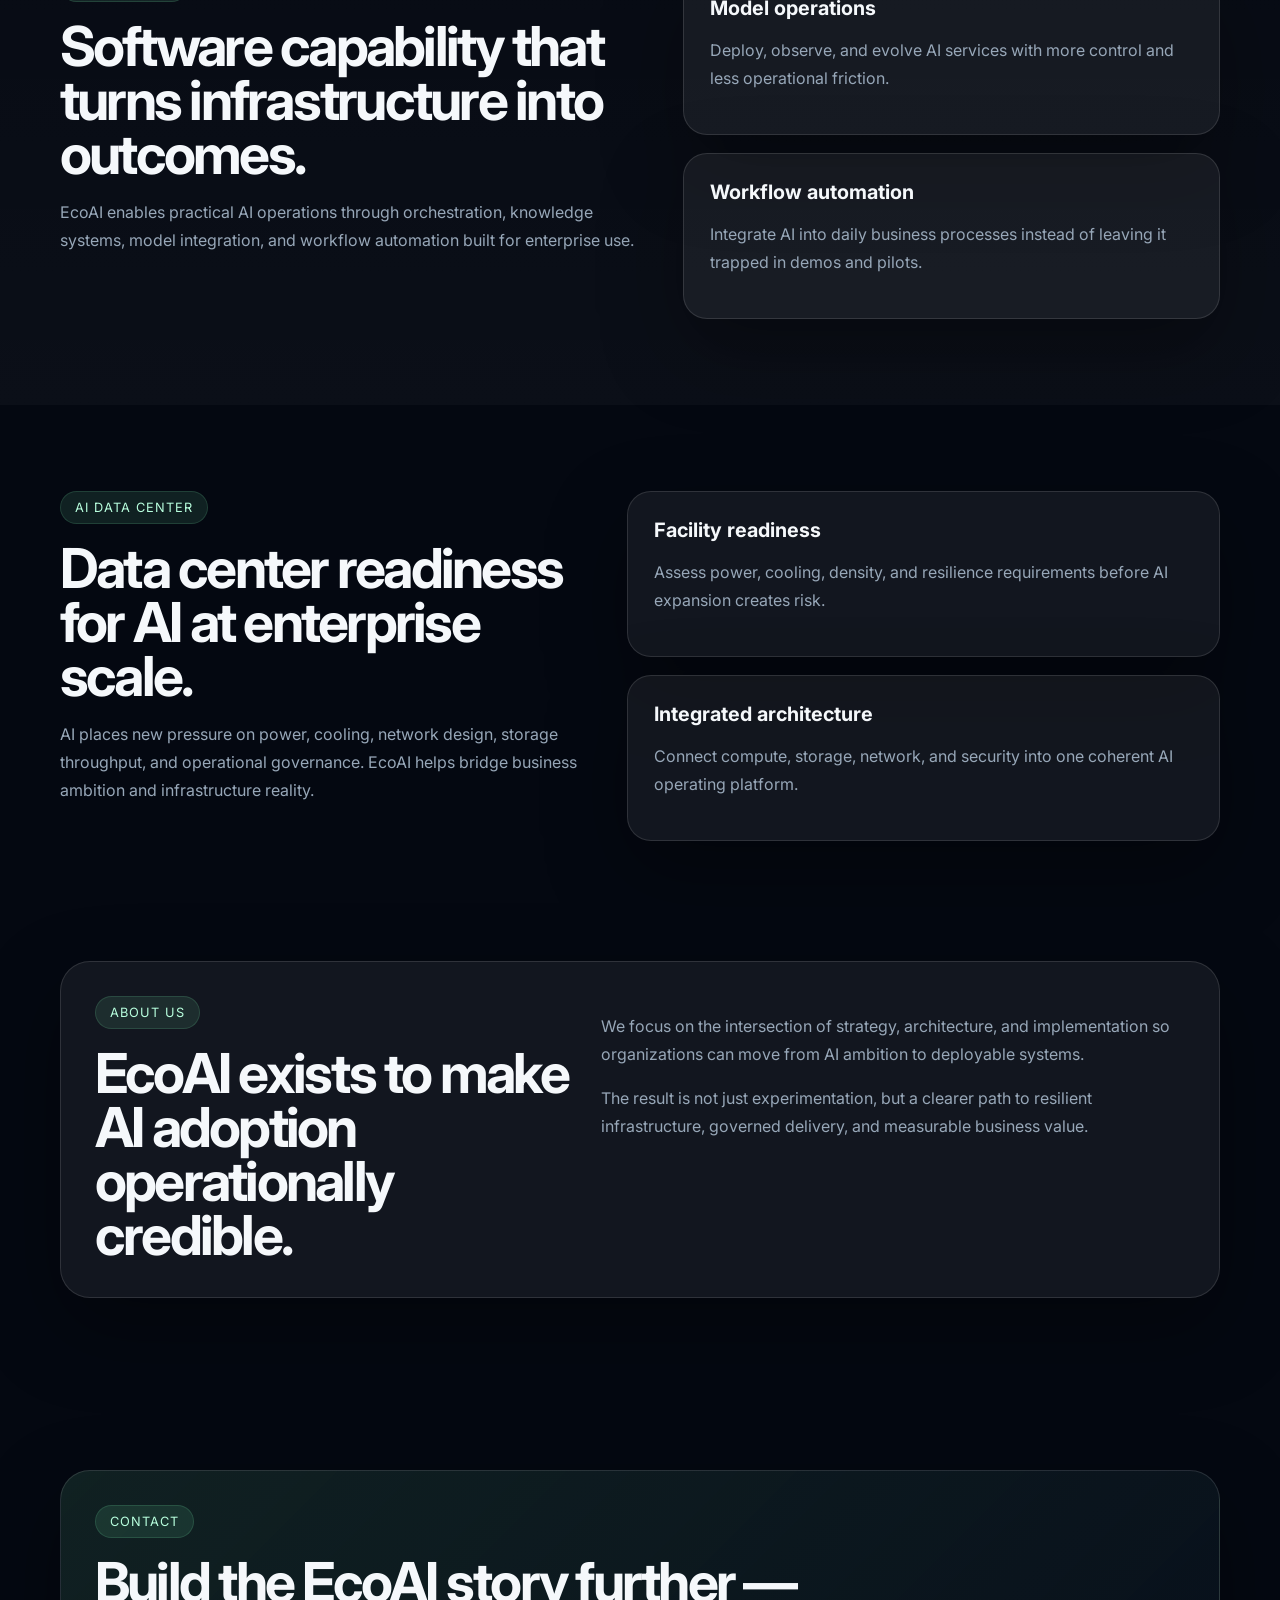
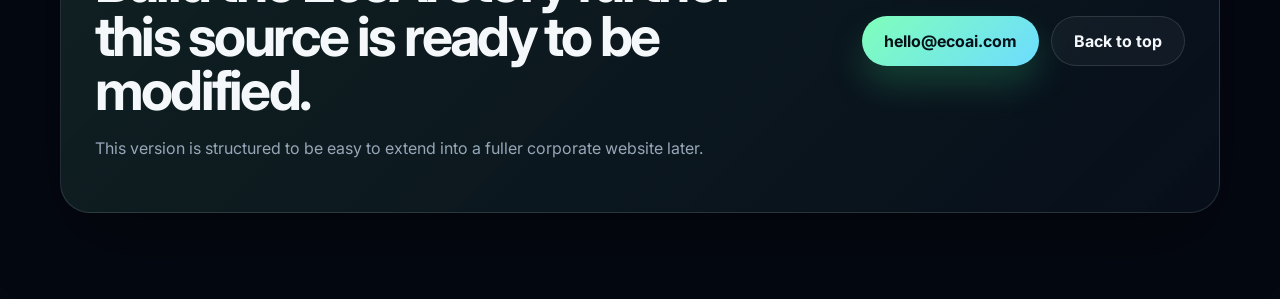
<file: archive/v2/index.html>
<!DOCTYPE html>
<html lang="en">
  <head>
    <meta charset="UTF-8" />
    <meta name="viewport" content="width=device-width, initial-scale=1.0" />
    <title>EcoAI — AI Infrastructure for the Next Digital Economy</title>
    <meta
      name="description"
      content="EcoAI delivers AI hardware, AI software, AI data center capabilities, and strategic advisory for organizations building modern AI platforms."
    />
    <link rel="preconnect" href="https://fonts.googleapis.com" />
    <link rel="preconnect" href="https://fonts.gstatic.com" crossorigin />
    <link
      href="https://fonts.googleapis.com/css2?family=Inter:wght@400;500;600;700;800;900&display=swap"
      rel="stylesheet"
    />
    <link rel="stylesheet" href="styles.css" />
  </head>
  <body>
    <div class="page-bg"></div>

    <header class="topbar">
      <div class="container nav">
        <a class="logo" href="#hero">
          <span class="logo-mark">eco</span>
          <span class="logo-text">ai</span>
        </a>

        <nav class="menu">
          <a href="#hardware">AI Hardware</a>
          <a href="#software">AI Software</a>
          <a href="#datacenter">AI Data Center</a>
          <a href="#about">About Us</a>
        </nav>

        <a class="nav-cta" href="#contact">Contact</a>
      </div>
    </header>

    <main>
      <section class="hero" id="hero">
        <div class="container hero-layout">
          <div class="hero-copy">
            <div class="badge">AI Infrastructure • Enterprise Ready</div>
            <h1>Build your AI future on a stronger foundation.</h1>
            <p>
              EcoAI helps enterprises accelerate AI adoption through modern hardware, software,
              and data center capabilities designed for real production environments.
            </p>

            <div class="hero-actions">
              <a class="btn btn-primary" href="#contact">Talk to EcoAI</a>
              <a class="btn btn-secondary" href="#about">Learn more</a>
            </div>

            <div class="hero-stats">
              <div>
                <strong>AI-ready</strong>
                <span>Infrastructure strategy and deployment</span>
              </div>
              <div>
                <strong>Enterprise-grade</strong>
                <span>Operational, secure, and scalable by design</span>
              </div>
            </div>
          </div>

          <div class="hero-panel">
            <div class="floating-card card-main">
              <span class="card-label">Platform view</span>
              <h3>One ecosystem for AI compute, software, and data center readiness.</h3>
              <div class="stack-list">
                <span>Compute acceleration</span>
                <span>Model operations</span>
                <span>AI orchestration</span>
                <span>Secure data center integration</span>
              </div>
            </div>

            <div class="floating-card card-mini bottom-left">
              <small>Business Value</small>
              <strong>Scalable AI adoption</strong>
            </div>
          </div>
        </div>
      </section>

      <section class="brand-strip">
        <div class="container brand-strip-inner">
          <span>AI HARDWARE</span>
          <span>AI SOFTWARE</span>
          <span>AI DATA CENTER</span>
          <span>ENTERPRISE AI</span>
          <span>MODERN INFRASTRUCTURE</span>
        </div>
      </section>

      <section class="section" id="hardware">
        <div class="container section-grid">
          <div class="section-intro">
            <span class="section-tag">AI Hardware</span>
            <h2>Purpose-built compute for modern AI workloads.</h2>
            <p>
              From acceleration strategy to deployment planning, EcoAI helps organizations choose
              and integrate the right AI hardware stack for training, inference, and operational scale.
            </p>
          </div>
          <div class="feature-grid">
            <article class="feature-card">
              <h3>Accelerated compute</h3>
              <p>Support intensive AI processing with the right balance of performance, efficiency, and scale.</p>
            </article>
            <article class="feature-card">
              <h3>Architecture fit</h3>
              <p>Align hardware choices with your workloads, data gravity, and deployment model.</p>
            </article>
          </div>
        </div>
      </section>

      <section class="section alt" id="software">
        <div class="container section-grid reverse">
          <div class="section-intro">
            <span class="section-tag">AI Software</span>
            <h2>Software capability that turns infrastructure into outcomes.</h2>
            <p>
              EcoAI enables practical AI operations through orchestration, knowledge systems,
              model integration, and workflow automation built for enterprise use.
            </p>
          </div>
          <div class="feature-grid">
            <article class="feature-card">
              <h3>Model operations</h3>
              <p>Deploy, observe, and evolve AI services with more control and less operational friction.</p>
            </article>
            <article class="feature-card">
              <h3>Workflow automation</h3>
              <p>Integrate AI into daily business processes instead of leaving it trapped in demos and pilots.</p>
            </article>
          </div>
        </div>
      </section>

      <section class="section" id="datacenter">
        <div class="container section-grid">
          <div class="section-intro">
            <span class="section-tag">AI Data Center</span>
            <h2>Data center readiness for AI at enterprise scale.</h2>
            <p>
              AI places new pressure on power, cooling, network design, storage throughput, and
              operational governance. EcoAI helps bridge business ambition and infrastructure reality.
            </p>
          </div>
          <div class="feature-grid">
            <article class="feature-card">
              <h3>Facility readiness</h3>
              <p>Assess power, cooling, density, and resilience requirements before AI expansion creates risk.</p>
            </article>
            <article class="feature-card">
              <h3>Integrated architecture</h3>
              <p>Connect compute, storage, network, and security into one coherent AI operating platform.</p>
            </article>
          </div>
        </div>
      </section>

      <section class="section about-section" id="about">
        <div class="container about-box">
          <div>
            <span class="section-tag">About Us</span>
            <h2>EcoAI exists to make AI adoption operationally credible.</h2>
          </div>
          <div>
            <p>
              We focus on the intersection of strategy, architecture, and implementation so organizations can move from AI ambition to deployable systems.
            </p>
            <p>
              The result is not just experimentation, but a clearer path to resilient infrastructure, governed delivery, and measurable business value.
            </p>
          </div>
        </div>
      </section>

      <section class="section cta-section" id="contact">
        <div class="container cta-box">
          <div>
            <span class="section-tag">Contact</span>
            <h2>Build the EcoAI story further — this source is ready to be modified.</h2>
            <p>
              This version is structured to be easy to extend into a fuller corporate website later.
            </p>
          </div>
          <div class="cta-links">
            <a class="btn btn-primary" href="mailto:hello@ecoai.com">hello@ecoai.com</a>
            <a class="btn btn-secondary" href="#hero">Back to top</a>
          </div>
        </div>
      </section>
    </main>
  </body>
</html>
</file>
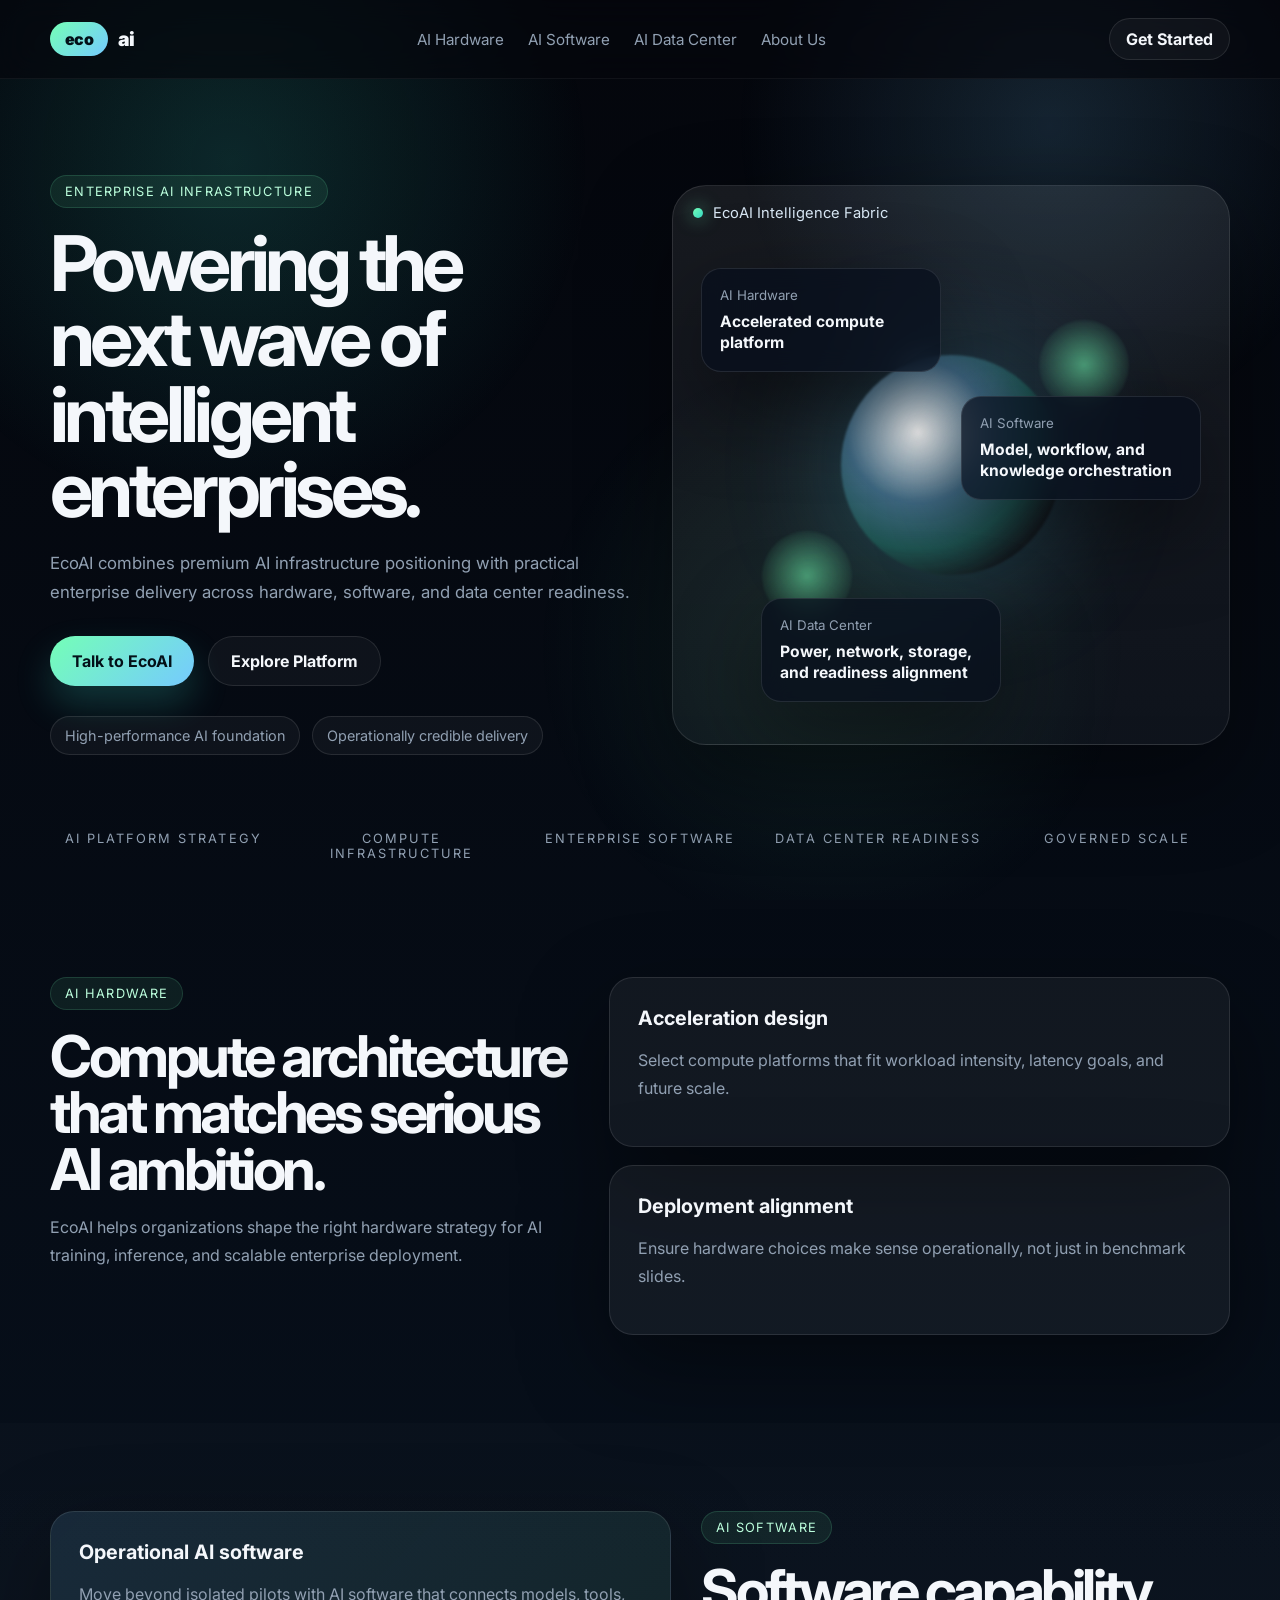
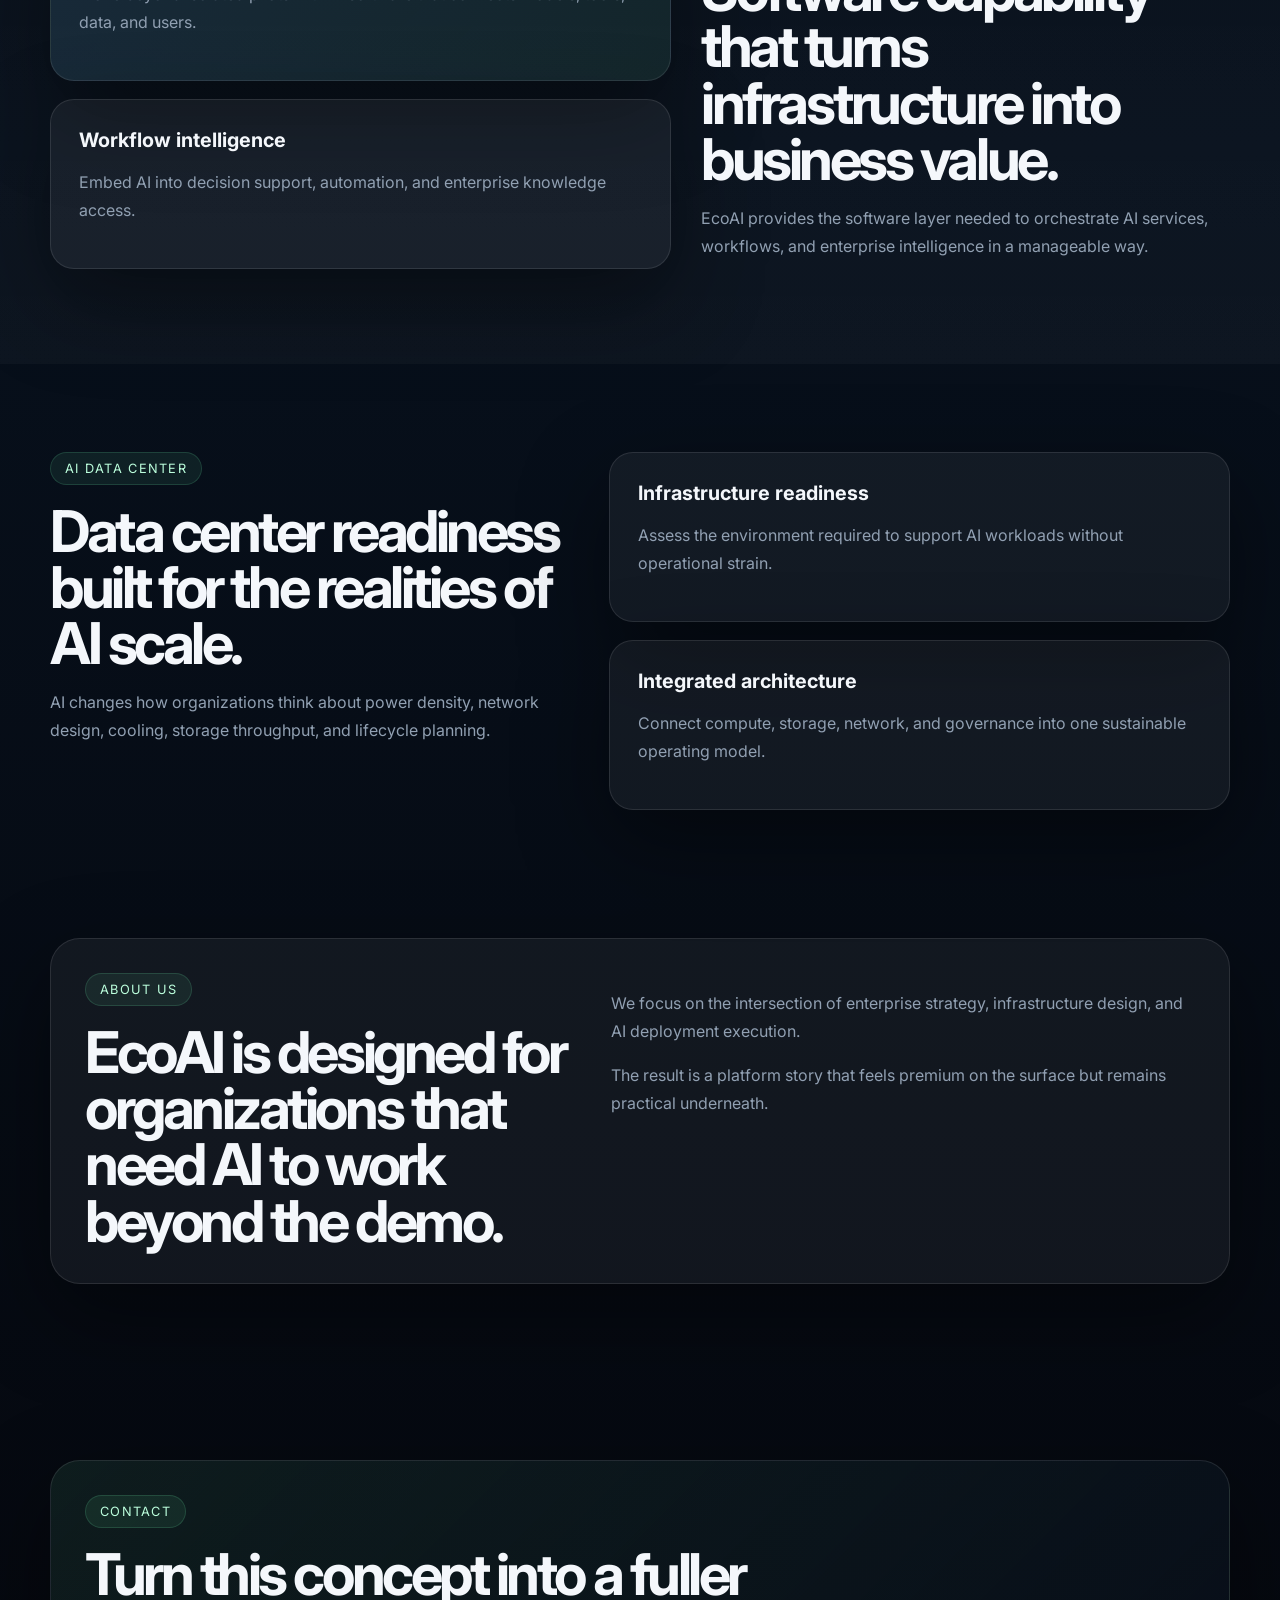
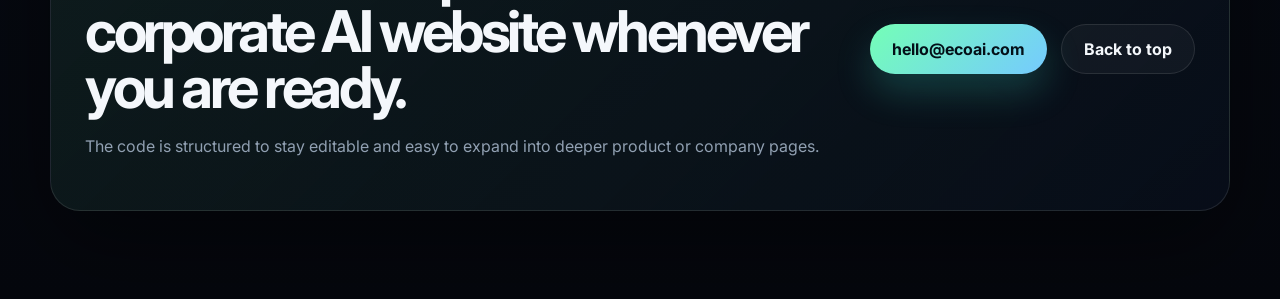
<file: archive/v3/index.html>
<!DOCTYPE html>
<html lang="en">
  <head>
    <meta charset="UTF-8" />
    <meta name="viewport" content="width=device-width, initial-scale=1.0" />
    <title>EcoAI — Premium AI Infrastructure Platform</title>
    <meta
      name="description"
      content="EcoAI delivers AI hardware, AI software, and AI data center capabilities through a premium enterprise-ready platform experience."
    />
    <link rel="preconnect" href="https://fonts.googleapis.com" />
    <link rel="preconnect" href="https://fonts.gstatic.com" crossorigin />
    <link
      href="https://fonts.googleapis.com/css2?family=Inter:wght@400;500;600;700;800;900&display=swap"
      rel="stylesheet"
    />
    <link rel="stylesheet" href="styles.css" />
  </head>
  <body>
    <div class="aurora aurora-a"></div>
    <div class="aurora aurora-b"></div>
    <div class="grid-overlay"></div>

    <header class="site-header">
      <div class="container nav-wrap">
        <a class="brand" href="#hero">
          <span class="brand-chip">eco</span>
          <span class="brand-name">ai</span>
        </a>

        <nav class="nav-links">
          <a href="#hardware">AI Hardware</a>
          <a href="#software">AI Software</a>
          <a href="#datacenter">AI Data Center</a>
          <a href="#about">About Us</a>
        </nav>

        <a class="nav-button" href="#contact">Get Started</a>
      </div>
    </header>

    <main>
      <section class="hero" id="hero">
        <div class="container hero-layout">
          <div class="hero-copy">
            <span class="eyebrow">Enterprise AI Infrastructure</span>
            <h1>Powering the next wave of intelligent enterprises.</h1>
            <p class="lead">
              EcoAI combines premium AI infrastructure positioning with practical enterprise delivery
              across hardware, software, and data center readiness.
            </p>

            <div class="hero-actions">
              <a class="btn btn-primary" href="#contact">Talk to EcoAI</a>
              <a class="btn btn-secondary" href="#hardware">Explore Platform</a>
            </div>

            <div class="hero-footnote">
              <span>High-performance AI foundation</span>
              <span>Operationally credible delivery</span>
            </div>
          </div>

          <div class="hero-visual">
            <div class="visual-frame">
              <div class="visual-topline">
                <span class="status-dot"></span>
                <span>EcoAI Intelligence Fabric</span>
              </div>

              <div class="orb orb-core"></div>
              <div class="orb orb-small orb-one"></div>
              <div class="orb orb-small orb-two"></div>

              <div class="floating-panel panel-a">
                <small>AI Hardware</small>
                <strong>Accelerated compute platform</strong>
              </div>

              <div class="floating-panel panel-b">
                <small>AI Software</small>
                <strong>Model, workflow, and knowledge orchestration</strong>
              </div>

              <div class="floating-panel panel-c">
                <small>AI Data Center</small>
                <strong>Power, network, storage, and readiness alignment</strong>
              </div>
            </div>
          </div>
        </div>
      </section>

      <section class="trust-strip">
        <div class="container trust-items">
          <span>AI PLATFORM STRATEGY</span>
          <span>COMPUTE INFRASTRUCTURE</span>
          <span>ENTERPRISE SOFTWARE</span>
          <span>DATA CENTER READINESS</span>
          <span>GOVERNED SCALE</span>
        </div>
      </section>

      <section class="section" id="hardware">
        <div class="container section-grid">
          <div class="section-copy">
            <span class="section-tag">AI Hardware</span>
            <h2>Compute architecture that matches serious AI ambition.</h2>
            <p>
              EcoAI helps organizations shape the right hardware strategy for AI training,
              inference, and scalable enterprise deployment.
            </p>
          </div>
          <div class="feature-stack">
            <article class="feature-card">
              <h3>Acceleration design</h3>
              <p>Select compute platforms that fit workload intensity, latency goals, and future scale.</p>
            </article>
            <article class="feature-card">
              <h3>Deployment alignment</h3>
              <p>Ensure hardware choices make sense operationally, not just in benchmark slides.</p>
            </article>
          </div>
        </div>
      </section>

      <section class="section alt" id="software">
        <div class="container section-grid reverse">
          <div class="feature-stack">
            <article class="feature-card highlight">
              <h3>Operational AI software</h3>
              <p>Move beyond isolated pilots with AI software that connects models, tools, data, and users.</p>
            </article>
            <article class="feature-card">
              <h3>Workflow intelligence</h3>
              <p>Embed AI into decision support, automation, and enterprise knowledge access.</p>
            </article>
          </div>
          <div class="section-copy">
            <span class="section-tag">AI Software</span>
            <h2>Software capability that turns infrastructure into business value.</h2>
            <p>
              EcoAI provides the software layer needed to orchestrate AI services, workflows, and
              enterprise intelligence in a manageable way.
            </p>
          </div>
        </div>
      </section>

      <section class="section" id="datacenter">
        <div class="container section-grid">
          <div class="section-copy">
            <span class="section-tag">AI Data Center</span>
            <h2>Data center readiness built for the realities of AI scale.</h2>
            <p>
              AI changes how organizations think about power density, network design, cooling,
              storage throughput, and lifecycle planning.
            </p>
          </div>
          <div class="feature-stack">
            <article class="feature-card">
              <h3>Infrastructure readiness</h3>
              <p>Assess the environment required to support AI workloads without operational strain.</p>
            </article>
            <article class="feature-card">
              <h3>Integrated architecture</h3>
              <p>Connect compute, storage, network, and governance into one sustainable operating model.</p>
            </article>
          </div>
        </div>
      </section>

      <section class="section about" id="about">
        <div class="container about-box">
          <div>
            <span class="section-tag">About Us</span>
            <h2>EcoAI is designed for organizations that need AI to work beyond the demo.</h2>
          </div>
          <div class="about-text">
            <p>
              We focus on the intersection of enterprise strategy, infrastructure design, and AI deployment execution.
            </p>
            <p>
              The result is a platform story that feels premium on the surface but remains practical underneath.
            </p>
          </div>
        </div>
      </section>

      <section class="section cta" id="contact">
        <div class="container cta-box">
          <div>
            <span class="section-tag">Contact</span>
            <h2>Turn this concept into a fuller corporate AI website whenever you are ready.</h2>
            <p>
              The code is structured to stay editable and easy to expand into deeper product or company pages.
            </p>
          </div>
          <div class="cta-actions">
            <a class="btn btn-primary" href="mailto:hello@ecoai.com">hello@ecoai.com</a>
            <a class="btn btn-secondary" href="#hero">Back to top</a>
          </div>
        </div>
      </section>
    </main>
  </body>
</html>
</file>
<file: v5/styles.css>
:root {
  --bg: #f5f7fb;
  --surface: #ffffff;
  --surface-soft: #f0f4f8;
  --text: #111827;
  --muted: #667085;
  --line: rgba(17, 24, 39, 0.08);
  --pink: #ff5fae;
  --violet: #7e6dff;
  --cyan: #39c2ff;
  --teal: #47d7c3;
  --shadow: 0 24px 60px rgba(17, 24, 39, 0.08);
}

* { box-sizing: border-box; }
html { scroll-behavior: smooth; }
body {
  margin: 0;
  font-family: 'Inter', sans-serif;
  color: var(--text);
  background: linear-gradient(180deg, #f8fbff 0%, #f4f7fb 100%);
}

.container {
  width: min(1160px, calc(100% - 48px));
  margin: 0 auto;
}

.topbar {
  position: sticky;
  top: 0;
  z-index: 30;
  backdrop-filter: blur(12px);
  background: rgba(255,255,255,0.82);
  border-bottom: 1px solid rgba(17,24,39,0.05);
}

.nav {
  display: flex;
  align-items: center;
  justify-content: space-between;
  gap: 28px;
  padding: 10px 0;
}

.brand {
  display: inline-flex;
  align-items: center;
  justify-content: center;
  text-decoration: none;
  min-width: 86px;
}

.brand-logo {
  width: 64px;
  height: 64px;
  object-fit: contain;
  border-radius: 18px;
  background: #fff;
  padding: 6px;
  border: 1px solid rgba(17,24,39,0.06);
  box-shadow: 0 10px 22px rgba(17,24,39,0.07);
}

.menu-toggle {
  display: none;
  width: 44px;
  height: 44px;
  border: 1px solid rgba(17,24,39,0.08);
  border-radius: 12px;
  background: #fff;
  padding: 0;
  align-items: center;
  justify-content: center;
  flex-direction: column;
  gap: 4px;
  cursor: pointer;
}

.menu-toggle span {
  width: 18px;
  height: 2px;
  border-radius: 999px;
  background: var(--text);
}

.nav-links {
  display: flex;
  gap: 30px;
  align-items: center;
}

.nav-links a,
.nav-cta,
.btn { text-decoration: none; }

.nav-links > a,
.nav-item > a {
  color: var(--muted);
  font-size: 0.95rem;
  line-height: 1;
}

.nav-links > a:hover,
.nav-item > a:hover { color: var(--text); }

.nav-item {
  position: relative;
}

.nav-cta-mobile {
  display: none !important;
}

.nav-cta-desktop {
  display: inline-flex;
}

.nav-item > a {
  display: inline-flex;
  align-items: center;
  gap: 8px;
}

.nav-item > a::after {
  content: '';
  width: 7px;
  height: 7px;
  display: inline-block;
  border-right: 1.8px solid currentColor;
  border-bottom: 1.8px solid currentColor;
  transform: rotate(45deg) translateY(-1px);
  opacity: 0.8;
  transition: transform 0.18s ease, opacity 0.18s ease;
}

.nav-item.is-open > a::after,
.nav-item:hover > a::after {
  transform: rotate(225deg) translateY(-1px);
  opacity: 1;
}

.dropdown-menu {
  position: absolute;
  top: calc(100% + 14px);
  left: 0;
  min-width: 220px;
  padding: 10px;
  border-radius: 16px;
  background: rgba(255, 255, 255, 0.98);
  border: 1px solid rgba(17,24,39,0.08);
  box-shadow: 0 20px 50px rgba(17,24,39,0.12);
  display: flex;
  flex-direction: column;
  gap: 4px;
  opacity: 0;
  visibility: hidden;
  transform: translateY(8px);
  pointer-events: none;
  transition: opacity 0.22s ease, transform 0.22s ease, visibility 0.22s ease;
  transition-delay: 0s;
}

.dropdown-menu a {
  color: var(--text);
  font-size: 0.92rem;
  padding: 10px 12px;
  border-radius: 10px;
}

.dropdown-menu a:hover {
  background: var(--surface-soft);
}

.has-dropdown.is-open .dropdown-menu {
  opacity: 1;
  visibility: visible;
  transform: translateY(0);
  pointer-events: auto;
  transition-delay: 0.12s;
}

.nav-cta,
.btn {
  display: inline-flex;
  align-items: center;
  justify-content: center;
  border-radius: 999px;
  font-weight: 700;
  transition: transform 0.18s ease;
}

.nav-cta:hover,
.btn:hover { transform: translateY(-1px); }

.nav-cta:hover {
  box-shadow: 0 18px 34px rgba(126,109,255,0.24);
}

.nav-cta {
  padding: 12px 20px;
  color: #ffffff;
  background: linear-gradient(135deg, var(--pink), var(--violet), var(--cyan));
  border: 1px solid rgba(126,109,255,0.16);
  box-shadow: 0 14px 28px rgba(126,109,255,0.18);
}

.hero {
  padding: 34px 0 42px;
}

.hero-grid {
  display: grid;
  grid-template-columns: 1.02fr 0.98fr;
  gap: 30px;
  align-items: start;
}

.eyebrow,
.section-tag {
  display: inline-flex;
  align-items: center;
  padding: 8px 14px;
  border-radius: 999px;
  background: rgba(126,109,255,0.08);
  color: #5849c7;
  font-size: 0.8rem;
  letter-spacing: 0.08em;
  text-transform: uppercase;
}

.hero h1,
.section-copy h2,
.about-box h2,
.cta-box h2 {
  margin: 18px 0 0;
  line-height: 0.98;
  letter-spacing: -0.05em;
}

.hero h1 {
  font-size: clamp(2.6rem, 5vw, 4.8rem);
  max-width: 10ch;
}

.hero-text,
.section-copy p,
.feature-card p,
.about-text p,
.cta-box p {
  color: var(--muted);
  line-height: 1.75;
}

.about-text p {
  text-align: justify;
}

.hero-text {
  max-width: 54ch;
  margin-top: 14px;
  font-size: 0.98rem;
}

.hero-actions,
.cta-actions {
  display: flex;
  gap: 14px;
  flex-wrap: wrap;
  margin-top: 18px;
}

.btn {
  padding: 14px 22px;
}

.btn-primary {
  background: linear-gradient(135deg, var(--pink), var(--violet), var(--cyan));
  color: white;
  box-shadow: 0 16px 34px rgba(126,109,255,0.18);
}

.btn-secondary {
  color: var(--text);
  border: 1px solid rgba(17,24,39,0.08);
  background: #fff;
}

.hero-panel,
.feature-card,
.about-box,
.cta-box {
  background: var(--surface);
  border: 1px solid var(--line);
  box-shadow: var(--shadow);
}

.hero-panel {
  border-radius: 24px;
  padding: 18px;
}

.panel-card {
  border-radius: 22px;
  padding: 22px;
  background: linear-gradient(180deg, #ffffff 0%, #f7faff 100%);
  border: 1px solid rgba(17,24,39,0.06);
}

.panel-label {
  color: #6f61dd;
  font-size: 0.82rem;
  letter-spacing: 0.08em;
  text-transform: uppercase;
}

.main-card h3 {
  margin: 12px 0 0;
  font-size: 1.45rem;
  line-height: 1.2;
}

.panel-list {
  display: grid;
  gap: 10px;
  margin-top: 20px;
}

.panel-list span {
  padding: 12px 14px;
  border-radius: 14px;
  background: var(--surface-soft);
  color: var(--text);
  border: 1px solid rgba(17,24,39,0.05);
}

.section {
  padding: 82px 0;
}

.section.alt {
  background: linear-gradient(180deg, rgba(255,255,255,0.35), rgba(255,255,255,0.65));
}

.section-grid {
  display: grid;
  grid-template-columns: 0.92fr 1.08fr;
  gap: 30px;
  align-items: start;
}

.section-grid.reverse {
  grid-template-columns: 1.08fr 0.92fr;
}

.section-copy h2,
.about-box h2,
.cta-box h2 {
  font-size: clamp(2.2rem, 4.3vw, 3.7rem);
}

.about-box h2 {
  max-width: 11ch;
}

.feature-grid {
  display: grid;
  gap: 18px;
}

.feature-card {
  padding: 28px;
  border-radius: 24px;
}

.feature-card h3 {
  margin: 0 0 12px;
  font-size: 1.22rem;
}

.feature-list {
  margin: 14px 0 0;
  padding-left: 18px;
  color: var(--text);
  line-height: 1.8;
}

.accent-card {
  background: linear-gradient(135deg, rgba(255,95,174,0.06), rgba(57,194,255,0.08));
}

.about-box,
.cta-box {
  padding: 34px;
  border-radius: 28px;
}

.about-box {
  display: grid;
  grid-template-columns: 0.92fr 1.08fr;
  gap: 28px;
}

.cta-section {
  padding-bottom: 96px;
}

.cta-box {
  display: grid;
  grid-template-columns: 1fr auto;
  gap: 24px;
  align-items: center;
  background: linear-gradient(135deg, rgba(255,255,255,0.98), rgba(242,247,255,0.98));
}

@media (max-width: 980px) {
  .menu-toggle {
    display: inline-flex;
  }

  .nav {
    gap: 16px;
    flex-wrap: wrap;
  }

  .nav-cta-desktop {
    display: none;
  }

  .nav-links {
    width: 100%;
    display: none;
    flex-direction: column;
    align-items: stretch;
    gap: 12px;
    padding: 14px;
    border: 1px solid rgba(17,24,39,0.08);
    border-radius: 18px;
    background: rgba(255,255,255,0.96);
    box-shadow: 0 18px 40px rgba(17,24,39,0.08);
  }

  .nav-links.is-open {
    display: flex;
  }

  .nav-item,
  .nav-links > a {
    width: 100%;
  }

  .nav-item > a,
  .nav-links > a {
    justify-content: space-between;
    padding: 12px 4px;
  }

  .dropdown-menu {
    position: static;
    min-width: auto;
    margin-top: 6px;
    padding: 8px;
    border-radius: 14px;
    background: var(--surface-soft);
    border: 1px solid rgba(17,24,39,0.05);
    box-shadow: none;
    opacity: 1;
    visibility: visible;
    transform: none;
    pointer-events: auto;
    display: none;
    transition: none;
  }

  .has-dropdown.is-open .dropdown-menu {
    display: flex;
  }

  .dropdown-menu a {
    padding: 10px 12px;
  }

  .nav-cta-mobile {
    display: inline-flex !important;
    margin-top: 4px;
    width: 100%;
    color: var(--muted);
    background: transparent;
    border: 0;
    box-shadow: none;
    padding: 12px 4px;
    justify-content: flex-start;
    border-radius: 0;
    font-weight: 500;
  }

  .nav-cta-mobile:hover {
    color: var(--text);
    background: transparent;
  }

  .hero,
  .section {
    padding-top: 56px;
  }

  .hero-grid,
  .section-grid,
  .section-grid.reverse,
  .about-box,
  .cta-box { grid-template-columns: 1fr; }

  .hero h1 {
    max-width: none;
    font-size: clamp(2.2rem, 8vw, 3.6rem);
  }

  .hero-panel {
    padding: 16px;
  }
}

.site-footer {
  border-top: 1px solid rgba(255,255,255,0.06);
  background: #0a0f16;
  color: rgba(255,255,255,0.88);
}

.footer-wrap {
  display: grid;
  grid-template-columns: 1.35fr 1fr;
  gap: 30px;
  padding: 24px 0 28px;
  align-items: center;
}

.footer-left p {
  margin: 0 0 8px;
  color: rgba(255,255,255,0.68);
  line-height: 1.6;
  font-size: 0.94rem;
}

.footer-left p:first-child {
  font-weight: 600;
  color: rgba(255,255,255,0.95);
  font-size: 0.95rem;
}

.footer-right {
  display: flex;
  flex-direction: column;
  gap: 18px;
  align-items: flex-end;
}

.footer-links {
  display: flex;
  gap: 18px;
  flex-wrap: nowrap;
  justify-content: flex-end;
  align-items: center;
}

.footer-links a,
.footer-socials a {
  color: rgba(255,255,255,0.68);
  text-decoration: none;
  font-size: 0.9rem;
  white-space: nowrap;
}

.footer-links a {
  position: relative;
  letter-spacing: 0.01em;
}

.footer-links a:not(:last-child)::after {
  content: '•';
  margin-left: 18px;
  color: rgba(255,255,255,0.28);
}

.footer-links a:hover,
.footer-socials a:hover {
  color: #ffffff;
}

.footer-socials {
  display: flex;
  gap: 10px;
  justify-content: flex-end;
}

.footer-socials a {
  width: 30px;
  height: 30px;
  display: inline-flex;
  align-items: center;
  justify-content: center;
  border: 1px solid rgba(255,255,255,0.08);
  border-radius: 999px;
  background: transparent;
}

.footer-socials svg {
  width: 13px;
  height: 13px;
  fill: currentColor;
}

@media (max-width: 680px) {
  .container { width: min(100% - 24px, 1160px); }
  .hero {
    padding: 20px 0 32px;
  }
  .hero h1 { max-width: none; }
  .hero-text {
    font-size: 0.96rem;
  }
  .hero-actions,
  .cta-actions { flex-direction: column; }
  .btn,
  .nav-cta { width: 100%; }
  .section {
    padding: 64px 0;
  }
  .footer-wrap {
    grid-template-columns: 1fr;
  }
  .footer-right {
    align-items: flex-start;
  }
  .footer-links {
    flex-wrap: wrap;
    justify-content: flex-start;
    gap: 12px 18px;
  }

  .footer-links a:not(:last-child)::after {
    display: none;
  }
  .footer-socials {
    justify-content: flex-start;
  }
}
</file>
<file: v6/styles.css>
:root {
  --bg: #f5f7fb;
  --surface: #ffffff;
  --surface-soft: #f0f4f8;
  --text: #111827;
  --muted: #667085;
  --line: rgba(17, 24, 39, 0.08);
  --pink: #ff5fae;
  --violet: #7e6dff;
  --cyan: #39c2ff;
  --teal: #47d7c3;
  --shadow: 0 24px 60px rgba(17, 24, 39, 0.08);
}

* { box-sizing: border-box; }
html { scroll-behavior: smooth; }
body {
  margin: 0;
  font-family: 'Inter', sans-serif;
  color: var(--text);
  background: linear-gradient(180deg, #f8fbff 0%, #f4f7fb 100%);
}

.container {
  width: min(1160px, calc(100% - 48px));
  margin: 0 auto;
}

.topbar {
  position: sticky;
  top: 0;
  z-index: 30;
  backdrop-filter: blur(14px);
  background: rgba(255,255,255,0.84);
  border-bottom: 1px solid rgba(17,24,39,0.05);
}

.nav {
  display: flex;
  align-items: center;
  justify-content: space-between;
  gap: 28px;
  padding: 10px 0;
}

.brand {
  display: inline-flex;
  align-items: center;
  justify-content: center;
  text-decoration: none;
  min-width: 82px;
}

.brand-logo {
  width: 60px;
  height: 60px;
  object-fit: cover;
  object-position: center;
  border-radius: 18px;
  background: linear-gradient(135deg, rgba(255,255,255,0.98), rgba(244,247,251,0.96));
  padding: 0;
  border: 1px solid rgba(17,24,39,0.05);
  box-shadow: 0 12px 26px rgba(17,24,39,0.08);
  filter: saturate(1.03) contrast(1.02);
}

.menu-toggle {
  display: none;
  width: 44px;
  height: 44px;
  border: 1px solid rgba(17,24,39,0.08);
  border-radius: 12px;
  background: #fff;
  padding: 0;
  align-items: center;
  justify-content: center;
  flex-direction: column;
  gap: 4px;
  cursor: pointer;
}

.menu-toggle span {
  width: 18px;
  height: 2px;
  border-radius: 999px;
  background: var(--text);
}

.nav-links {
  display: flex;
  gap: 30px;
  align-items: center;
}

.nav-links a,
.nav-cta,
.btn { text-decoration: none; }

.nav-links > a,
.nav-item > a {
  color: var(--muted);
  font-size: 0.95rem;
  line-height: 1;
}

.nav-links > a:hover,
.nav-item > a:hover { color: var(--text); }

.nav-item {
  position: relative;
}

.nav-cta-mobile {
  display: none !important;
}

.nav-cta-desktop {
  display: inline-flex;
}

.nav-item > a {
  display: inline-flex;
  align-items: center;
  gap: 8px;
}

.nav-item > a::after {
  content: '';
  width: 7px;
  height: 7px;
  display: inline-block;
  border-right: 1.8px solid currentColor;
  border-bottom: 1.8px solid currentColor;
  transform: rotate(45deg) translateY(-1px);
  opacity: 0.8;
  transition: transform 0.18s ease, opacity 0.18s ease;
}

.nav-item.is-open > a::after,
.nav-item:hover > a::after {
  transform: rotate(225deg) translateY(-1px);
  opacity: 1;
}

.dropdown-menu {
  position: absolute;
  top: calc(100% + 14px);
  left: 0;
  min-width: 220px;
  padding: 10px;
  border-radius: 16px;
  background: rgba(255, 255, 255, 0.98);
  border: 1px solid rgba(17,24,39,0.08);
  box-shadow: 0 20px 50px rgba(17,24,39,0.12);
  display: flex;
  flex-direction: column;
  gap: 4px;
  opacity: 0;
  visibility: hidden;
  transform: translateY(8px);
  pointer-events: none;
  transition: opacity 0.22s ease, transform 0.22s ease, visibility 0.22s ease;
  transition-delay: 0s;
}

.dropdown-menu a {
  color: var(--text);
  font-size: 0.92rem;
  padding: 10px 12px;
  border-radius: 10px;
}

.dropdown-menu a:hover {
  background: var(--surface-soft);
}

.has-dropdown.is-open .dropdown-menu {
  opacity: 1;
  visibility: visible;
  transform: translateY(0);
  pointer-events: auto;
  transition-delay: 0.12s;
}

.nav-cta,
.btn {
  display: inline-flex;
  align-items: center;
  justify-content: center;
  border-radius: 999px;
  font-weight: 700;
  transition: transform 0.18s ease;
}

.nav-cta:hover,
.btn:hover { transform: translateY(-1px); }

.nav-cta:hover {
  box-shadow: 0 18px 34px rgba(126,109,255,0.24);
}

.nav-cta {
  padding: 12px 20px;
  color: #ffffff;
  background: linear-gradient(135deg, var(--pink), var(--violet), var(--cyan));
  border: 1px solid rgba(126,109,255,0.16);
  box-shadow: 0 14px 28px rgba(126,109,255,0.18);
}

.hero {
  padding: 34px 0 42px;
}

.hero-grid {
  display: grid;
  grid-template-columns: 1.02fr 0.98fr;
  gap: 30px;
  align-items: start;
}

.eyebrow,
.section-tag {
  display: inline-flex;
  align-items: center;
  padding: 8px 14px;
  border-radius: 999px;
  background: rgba(126,109,255,0.08);
  color: #5849c7;
  font-size: 0.8rem;
  letter-spacing: 0.08em;
  text-transform: uppercase;
}

.hero h1,
.section-copy h2,
.about-box h2,
.cta-box h2 {
  margin: 18px 0 0;
  line-height: 0.98;
  letter-spacing: -0.05em;
}

.hero h1 {
  font-size: clamp(2.6rem, 5vw, 4.8rem);
  max-width: 10ch;
}

.hero-text,
.section-copy p,
.feature-card p,
.about-text p,
.cta-box p {
  color: var(--muted);
  line-height: 1.75;
}

.about-text p {
  text-align: justify;
}

.hero-text {
  max-width: 54ch;
  margin-top: 14px;
  font-size: 0.98rem;
}

.hero-actions,
.cta-actions {
  display: flex;
  gap: 14px;
  flex-wrap: wrap;
  margin-top: 18px;
}

.btn {
  padding: 14px 22px;
}

.btn-primary {
  background: linear-gradient(135deg, var(--pink), var(--violet), var(--cyan));
  color: white;
  box-shadow: 0 16px 34px rgba(126,109,255,0.18);
}

.btn-secondary {
  color: var(--text);
  border: 1px solid rgba(17,24,39,0.08);
  background: #fff;
}

.hero-panel,
.feature-card,
.about-box,
.cta-box {
  background: var(--surface);
  border: 1px solid var(--line);
  box-shadow: var(--shadow);
}

.hero-panel {
  border-radius: 24px;
  padding: 18px;
}

.panel-card {
  border-radius: 22px;
  padding: 22px;
  background: linear-gradient(180deg, #ffffff 0%, #f7faff 100%);
  border: 1px solid rgba(17,24,39,0.06);
}

.panel-label {
  color: #6f61dd;
  font-size: 0.82rem;
  letter-spacing: 0.08em;
  text-transform: uppercase;
}

.main-card h3 {
  margin: 12px 0 0;
  font-size: 1.45rem;
  line-height: 1.2;
}

.panel-list {
  display: grid;
  gap: 10px;
  margin-top: 20px;
}

.panel-list span {
  padding: 12px 14px;
  border-radius: 14px;
  background: var(--surface-soft);
  color: var(--text);
  border: 1px solid rgba(17,24,39,0.05);
}

.section {
  padding: 82px 0;
}

.section.alt {
  background: linear-gradient(180deg, rgba(255,255,255,0.35), rgba(255,255,255,0.65));
}

.section-grid {
  display: grid;
  grid-template-columns: 0.92fr 1.08fr;
  gap: 30px;
  align-items: start;
}

.section-grid.reverse {
  grid-template-columns: 1.08fr 0.92fr;
}

.section-copy h2,
.about-box h2,
.cta-box h2 {
  font-size: clamp(2.2rem, 4.3vw, 3.7rem);
}

.about-box h2 {
  max-width: 11ch;
}

.feature-grid {
  display: grid;
  gap: 18px;
}

.feature-card {
  padding: 28px;
  border-radius: 24px;
}

.feature-card h3 {
  margin: 0 0 12px;
  font-size: 1.22rem;
}

.feature-list {
  margin: 14px 0 0;
  padding-left: 18px;
  color: var(--text);
  line-height: 1.8;
}

.accent-card {
  background: linear-gradient(135deg, rgba(255,95,174,0.06), rgba(57,194,255,0.08));
}

.about-box,
.cta-box {
  padding: 34px;
  border-radius: 28px;
}

.about-box {
  display: grid;
  grid-template-columns: 0.92fr 1.08fr;
  gap: 28px;
}

.cta-section {
  padding-bottom: 96px;
}

.cta-box {
  display: grid;
  grid-template-columns: 1fr auto;
  gap: 24px;
  align-items: center;
  background: linear-gradient(135deg, rgba(255,255,255,0.98), rgba(242,247,255,0.98));
}

@media (max-width: 980px) {
  .menu-toggle {
    display: inline-flex;
  }

  .nav {
    gap: 16px;
    flex-wrap: wrap;
  }

  .nav-cta-desktop {
    display: none;
  }

  .nav-links {
    width: 100%;
    display: none;
    flex-direction: column;
    align-items: stretch;
    gap: 12px;
    padding: 14px;
    border: 1px solid rgba(17,24,39,0.08);
    border-radius: 18px;
    background: rgba(255,255,255,0.96);
    box-shadow: 0 18px 40px rgba(17,24,39,0.08);
  }

  .nav-links.is-open {
    display: flex;
  }

  .nav-item,
  .nav-links > a {
    width: 100%;
  }

  .nav-item > a,
  .nav-links > a {
    justify-content: space-between;
    padding: 12px 4px;
  }

  .dropdown-menu {
    position: static;
    min-width: auto;
    margin-top: 6px;
    padding: 8px;
    border-radius: 14px;
    background: var(--surface-soft);
    border: 1px solid rgba(17,24,39,0.05);
    box-shadow: none;
    opacity: 1;
    visibility: visible;
    transform: none;
    pointer-events: auto;
    display: none;
    transition: none;
  }

  .has-dropdown.is-open .dropdown-menu {
    display: flex;
  }

  .dropdown-menu a {
    padding: 10px 12px;
  }

  .nav-cta-mobile {
    display: inline-flex !important;
    margin-top: 4px;
    width: 100%;
    color: var(--muted);
    background: transparent;
    border: 0;
    box-shadow: none;
    padding: 12px 4px;
    justify-content: flex-start;
    border-radius: 0;
    font-weight: 500;
  }

  .nav-cta-mobile:hover {
    color: var(--text);
    background: transparent;
  }

  .hero,
  .section {
    padding-top: 56px;
  }

  .hero-grid,
  .section-grid,
  .section-grid.reverse,
  .about-box,
  .cta-box { grid-template-columns: 1fr; }

  .hero h1 {
    max-width: none;
    font-size: clamp(2.2rem, 8vw, 3.6rem);
  }

  .hero-panel {
    padding: 16px;
  }
}

.site-footer {
  border-top: 1px solid rgba(255,255,255,0.06);
  background: #0a0f16;
  color: rgba(255,255,255,0.88);
}

.footer-wrap {
  display: grid;
  grid-template-columns: 1.35fr 1fr;
  gap: 30px;
  padding: 24px 0 28px;
  align-items: center;
}

.footer-left p {
  margin: 0 0 8px;
  color: rgba(255,255,255,0.68);
  line-height: 1.6;
  font-size: 0.94rem;
}

.footer-left p:first-child {
  font-weight: 600;
  color: rgba(255,255,255,0.95);
  font-size: 0.95rem;
}

.footer-right {
  display: flex;
  flex-direction: column;
  gap: 18px;
  align-items: flex-end;
}

.footer-links {
  display: flex;
  gap: 18px;
  flex-wrap: nowrap;
  justify-content: flex-end;
  align-items: center;
}

.footer-links a,
.footer-socials a {
  color: rgba(255,255,255,0.68);
  text-decoration: none;
  font-size: 0.9rem;
  white-space: nowrap;
}

.footer-links a {
  position: relative;
  letter-spacing: 0.01em;
}

.footer-links a:not(:last-child)::after {
  content: '•';
  margin-left: 18px;
  color: rgba(255,255,255,0.28);
}

.footer-links a:hover,
.footer-socials a:hover {
  color: #ffffff;
}

.footer-socials {
  display: flex;
  gap: 10px;
  justify-content: flex-end;
}

.footer-socials a {
  width: 30px;
  height: 30px;
  display: inline-flex;
  align-items: center;
  justify-content: center;
  border: 1px solid rgba(255,255,255,0.08);
  border-radius: 999px;
  background: transparent;
}

.footer-socials svg {
  width: 13px;
  height: 13px;
  fill: currentColor;
}

@media (max-width: 680px) {
  .container { width: min(100% - 24px, 1160px); }
  .hero {
    padding: 20px 0 32px;
  }
  .hero h1 { max-width: none; }
  .hero-text {
    font-size: 0.96rem;
  }
  .hero-actions,
  .cta-actions { flex-direction: column; }
  .btn,
  .nav-cta { width: 100%; }
  .section {
    padding: 64px 0;
  }
  .footer-wrap {
    grid-template-columns: 1fr;
  }
  .footer-right {
    align-items: flex-start;
  }
  .footer-links {
    flex-wrap: wrap;
    justify-content: flex-start;
    gap: 12px 18px;
  }

  .footer-links a:not(:last-child)::after {
    display: none;
  }
  .footer-socials {
    justify-content: flex-start;
  }
}
</file>
<file: v6/security.css>
/* prevent hidden iframe overlay */
iframe {
    display: none;
}

/* restrict pointer hijacking */
body {
    pointer-events: auto;
}
</file>
<file: archive/v2/styles.css>
:root {
  --bg: #060b14;
  --panel: rgba(255,255,255,0.06);
  --panel-2: rgba(255,255,255,0.08);
  --line: rgba(255,255,255,0.12);
  --text: #f5f8fb;
  --muted: #97a7b8;
  --green: #7fffba;
  --green-2: #38d487;
  --cyan: #6ddcff;
  --shadow: 0 30px 80px rgba(0,0,0,0.35);
}

* { box-sizing: border-box; }
html { scroll-behavior: smooth; }
body {
  margin: 0;
  font-family: 'Inter', sans-serif;
  color: var(--text);
  background: #040811;
}

.page-bg {
  position: fixed;
  inset: 0;
  z-index: -1;
  background:
    radial-gradient(circle at 15% 15%, rgba(109, 220, 255, 0.10), transparent 28%),
    radial-gradient(circle at 85% 12%, rgba(127, 255, 186, 0.12), transparent 30%),
    linear-gradient(180deg, #040811 0%, #091120 48%, #050a14 100%);
}

.container {
  width: min(1160px, calc(100% - 48px));
  margin: 0 auto;
}

.topbar {
  position: sticky;
  top: 0;
  z-index: 20;
  backdrop-filter: blur(16px);
  background: rgba(4, 8, 17, 0.72);
  border-bottom: 1px solid rgba(255,255,255,0.05);
}

.nav {
  display: flex;
  align-items: center;
  justify-content: space-between;
  gap: 24px;
  padding: 18px 0;
}

.logo {
  display: inline-flex;
  align-items: center;
  gap: 10px;
  text-decoration: none;
  color: var(--text);
  font-weight: 900;
  letter-spacing: -0.03em;
}

.logo-mark {
  display: inline-flex;
  align-items: center;
  justify-content: center;
  min-width: 56px;
  height: 34px;
  padding: 0 10px;
  border-radius: 999px;
  background: linear-gradient(135deg, var(--green), var(--cyan));
  color: #041016;
  font-size: 0.95rem;
}

.logo-text {
  font-size: 1.25rem;
}

.menu {
  display: flex;
  gap: 24px;
  flex-wrap: wrap;
}

.menu a,
.nav-cta,
.btn {
  text-decoration: none;
}

.menu a {
  color: var(--muted);
  font-size: 0.95rem;
}

.menu a:hover { color: var(--text); }

.nav-cta,
.btn {
  display: inline-flex;
  align-items: center;
  justify-content: center;
  border-radius: 999px;
  font-weight: 700;
  transition: 0.2s ease;
}

.nav-cta {
  padding: 10px 16px;
  color: var(--text);
  border: 1px solid var(--line);
  background: rgba(255,255,255,0.04);
}

.nav-cta:hover,
.btn:hover {
  transform: translateY(-1px);
}

.hero {
  padding: 92px 0 68px;
}

.hero-layout {
  display: grid;
  grid-template-columns: 1.05fr 0.95fr;
  gap: 42px;
  align-items: center;
}

.badge,
.section-tag {
  display: inline-flex;
  align-items: center;
  border-radius: 999px;
  padding: 8px 14px;
  background: rgba(127,255,186,0.10);
  border: 1px solid rgba(127,255,186,0.14);
  color: #b8ffde;
  font-size: 0.8rem;
  letter-spacing: 0.08em;
  text-transform: uppercase;
}

.hero h1,
.section-intro h2,
.about-box h2,
.cta-box h2 {
  margin: 18px 0 0;
  letter-spacing: -0.05em;
  line-height: 0.98;
}

.hero h1 {
  font-size: clamp(3rem, 6vw, 5.8rem);
  max-width: 10ch;
}

.hero-copy p,
.section-intro p,
.feature-card p,
.about-box p,
.cta-box p {
  color: var(--muted);
  line-height: 1.75;
}

.hero-copy > p {
  max-width: 58ch;
  margin-top: 22px;
  font-size: 1.04rem;
}

.hero-actions {
  display: flex;
  gap: 14px;
  flex-wrap: wrap;
  margin-top: 28px;
}

.btn {
  padding: 14px 22px;
}

.btn-primary {
  background: linear-gradient(135deg, var(--green), var(--cyan));
  color: #031018;
  box-shadow: 0 18px 34px rgba(56, 212, 135, 0.22);
}

.btn-secondary {
  color: var(--text);
  border: 1px solid var(--line);
  background: rgba(255,255,255,0.04);
}

.hero-stats {
  display: grid;
  grid-template-columns: repeat(2, minmax(0, 1fr));
  gap: 16px;
  margin-top: 34px;
}

.hero-stats div,
.feature-card,
.floating-card,
.about-box,
.cta-box {
  border: 1px solid var(--line);
  background: var(--panel);
  box-shadow: var(--shadow);
}

.hero-stats div {
  padding: 18px;
  border-radius: 22px;
}

.hero-stats strong {
  display: block;
  margin-bottom: 8px;
}

.hero-panel {
  position: relative;
  min-height: 500px;
}

.floating-card {
  backdrop-filter: blur(14px);
}

.card-main {
  position: absolute;
  inset: 46px 28px 46px 28px;
  border-radius: 30px;
  padding: 28px;
  background: linear-gradient(180deg, rgba(255,255,255,0.10), rgba(255,255,255,0.05));
}

.card-main h3 {
  margin: 12px 0 0;
  font-size: 1.65rem;
  line-height: 1.2;
}

.card-label {
  color: #c0f9df;
  font-size: 0.82rem;
  letter-spacing: 0.1em;
  text-transform: uppercase;
}

.stack-list {
  display: grid;
  gap: 12px;
  margin-top: 24px;
}

.stack-list span {
  padding: 14px 16px;
  border-radius: 16px;
  background: rgba(255,255,255,0.05);
  border: 1px solid rgba(255,255,255,0.08);
  color: #dfeaf3;
}

.card-mini {
  position: absolute;
  width: 210px;
  padding: 18px;
  border-radius: 20px;
  background: rgba(9, 18, 30, 0.72);
}

.card-mini small {
  display: block;
  color: var(--muted);
  margin-bottom: 6px;
}

.card-mini strong { font-size: 1.02rem; }
.top-right { top: 0; right: 0; }
.bottom-left { bottom: 0; left: 0; }

.brand-strip {
  padding-bottom: 28px;
}

.brand-strip-inner {
  display: grid;
  grid-template-columns: repeat(5, 1fr);
  gap: 14px;
  text-align: center;
  color: #91a4b4;
  font-size: 0.8rem;
  letter-spacing: 0.16em;
}

.section {
  padding: 86px 0;
}

.section.alt {
  background: linear-gradient(180deg, rgba(255,255,255,0.015), rgba(255,255,255,0.03));
}

.section-grid {
  display: grid;
  grid-template-columns: 0.95fr 1.05fr;
  gap: 30px;
  align-items: start;
}

.section-grid.reverse {
  grid-template-columns: 1.05fr 0.95fr;
}

.section-intro h2,
.about-box h2,
.cta-box h2 {
  font-size: clamp(2.1rem, 4.3vw, 3.7rem);
}

.feature-grid {
  display: grid;
  gap: 18px;
}

.feature-card {
  padding: 26px;
  border-radius: 24px;
}

.feature-card h3 {
  margin: 0 0 12px;
  font-size: 1.24rem;
}

.about-section {
  padding-top: 34px;
}

.about-box,
.cta-box {
  padding: 34px;
  border-radius: 30px;
}

.about-box {
  display: grid;
  grid-template-columns: 0.9fr 1.1fr;
  gap: 28px;
}

.cta-box {
  display: grid;
  grid-template-columns: 1fr auto;
  gap: 24px;
  align-items: center;
  background: linear-gradient(135deg, rgba(127,255,186,0.10), rgba(8,16,28,0.92));
}

.cta-links {
  display: flex;
  gap: 12px;
  flex-wrap: wrap;
}

@media (max-width: 980px) {
  .menu { display: none; }
  .hero-layout,
  .section-grid,
  .section-grid.reverse,
  .about-box,
  .cta-box,
  .brand-strip-inner {
    grid-template-columns: 1fr;
  }

  .hero-panel { min-height: 420px; }
}

@media (max-width: 680px) {
  .container { width: min(100% - 28px, 1160px); }
  .hero h1 { max-width: none; }
  .hero-stats { grid-template-columns: 1fr; }
  .hero-actions,
  .cta-links { flex-direction: column; }
  .btn,
  .nav-cta { width: 100%; }
}
</file>
<file: archive/v3/styles.css>
:root {
  --bg: #05070d;
  --bg-2: #0a1020;
  --line: rgba(255, 255, 255, 0.1);
  --panel: rgba(255, 255, 255, 0.05);
  --panel-strong: rgba(255, 255, 255, 0.08);
  --text: #f4f7fb;
  --muted: #91a0b2;
  --green: #74ffb6;
  --teal: #36d7c4;
  --cyan: #75caff;
  --shadow: 0 32px 90px rgba(0, 0, 0, 0.42);
}

* { box-sizing: border-box; }
html { scroll-behavior: smooth; }
body {
  margin: 0;
  font-family: 'Inter', sans-serif;
  color: var(--text);
  background: linear-gradient(180deg, #04060c 0%, #07101c 50%, #05070d 100%);
  overflow-x: hidden;
}

.aurora,
.grid-overlay {
  position: fixed;
  inset: 0;
  pointer-events: none;
  z-index: -1;
}

.aurora-a {
  background: radial-gradient(circle at 18% 18%, rgba(54,215,196,0.16), transparent 28%);
}

.aurora-b {
  background: radial-gradient(circle at 82% 14%, rgba(117,202,255,0.15), transparent 24%), radial-gradient(circle at 65% 72%, rgba(116,255,182,0.09), transparent 28%);
}

.grid-overlay {
  opacity: 0.12;
  background-image: linear-gradient(rgba(255,255,255,0.04) 1px, transparent 1px), linear-gradient(90deg, rgba(255,255,255,0.04) 1px, transparent 1px);
  background-size: 48px 48px;
  mask-image: linear-gradient(180deg, rgba(0,0,0,0.65), transparent 90%);
}

.container {
  width: min(1180px, calc(100% - 48px));
  margin: 0 auto;
}

.site-header {
  position: sticky;
  top: 0;
  z-index: 40;
  backdrop-filter: blur(16px);
  background: rgba(5, 7, 13, 0.65);
  border-bottom: 1px solid rgba(255,255,255,0.05);
}

.nav-wrap {
  display: flex;
  align-items: center;
  justify-content: space-between;
  gap: 24px;
  padding: 18px 0;
}

.brand {
  display: inline-flex;
  align-items: center;
  gap: 10px;
  text-decoration: none;
  color: var(--text);
  font-weight: 900;
  letter-spacing: -0.04em;
}

.brand-chip {
  display: inline-flex;
  align-items: center;
  justify-content: center;
  min-width: 58px;
  height: 34px;
  padding: 0 10px;
  border-radius: 999px;
  background: linear-gradient(135deg, var(--green), var(--cyan));
  color: #031018;
}

.brand-name {
  font-size: 1.22rem;
}

.nav-links {
  display: flex;
  gap: 24px;
}

.nav-links a,
.nav-button,
.btn {
  text-decoration: none;
}

.nav-links a {
  color: var(--muted);
  font-size: 0.95rem;
}

.nav-links a:hover { color: var(--text); }

.nav-button,
.btn {
  display: inline-flex;
  align-items: center;
  justify-content: center;
  border-radius: 999px;
  font-weight: 700;
  transition: transform 0.18s ease;
}

.nav-button:hover,
.btn:hover { transform: translateY(-1px); }

.nav-button {
  padding: 10px 16px;
  color: var(--text);
  border: 1px solid var(--line);
  background: rgba(255,255,255,0.04);
}

.hero {
  padding: 96px 0 70px;
}

.hero-layout {
  display: grid;
  grid-template-columns: 1.02fr 0.98fr;
  gap: 42px;
  align-items: center;
}

.eyebrow,
.section-tag {
  display: inline-flex;
  align-items: center;
  border-radius: 999px;
  padding: 8px 14px;
  background: rgba(116,255,182,0.08);
  border: 1px solid rgba(116,255,182,0.15);
  color: #bcffdd;
  font-size: 0.8rem;
  letter-spacing: 0.1em;
  text-transform: uppercase;
}

.hero h1,
.section-copy h2,
.about-box h2,
.cta-box h2 {
  margin: 18px 0 0;
  letter-spacing: -0.06em;
  line-height: 0.98;
}

.hero h1 {
  font-size: clamp(3.1rem, 6vw, 6.2rem);
  max-width: 10ch;
}

.lead,
.section-copy p,
.feature-card p,
.about-text p,
.cta-box p {
  color: var(--muted);
  line-height: 1.75;
}

.lead {
  max-width: 58ch;
  margin-top: 22px;
  font-size: 1.05rem;
}

.hero-actions,
.cta-actions {
  display: flex;
  gap: 14px;
  flex-wrap: wrap;
  margin-top: 28px;
}

.btn {
  padding: 14px 22px;
}

.btn-primary {
  background: linear-gradient(135deg, var(--green), var(--cyan));
  color: #031018;
  box-shadow: 0 18px 36px rgba(54, 215, 196, 0.22);
}

.btn-secondary {
  color: var(--text);
  border: 1px solid var(--line);
  background: rgba(255,255,255,0.04);
}

.hero-footnote {
  display: flex;
  gap: 12px;
  flex-wrap: wrap;
  margin-top: 30px;
}

.hero-footnote span {
  padding: 10px 14px;
  border-radius: 999px;
  background: rgba(255,255,255,0.04);
  border: 1px solid var(--line);
  color: var(--muted);
  font-size: 0.9rem;
}

.hero-visual {
  min-height: 560px;
  position: relative;
}

.visual-frame,
.feature-card,
.about-box,
.cta-box,
.floating-panel {
  border: 1px solid var(--line);
  background: var(--panel);
  box-shadow: var(--shadow);
}

.visual-frame {
  position: absolute;
  inset: 0;
  border-radius: 34px;
  overflow: hidden;
  background: linear-gradient(180deg, rgba(255,255,255,0.08), rgba(255,255,255,0.04));
}

.visual-topline {
  position: absolute;
  top: 18px;
  left: 20px;
  display: flex;
  align-items: center;
  gap: 10px;
  color: #d9e8f5;
  font-size: 0.92rem;
}

.status-dot {
  width: 10px;
  height: 10px;
  border-radius: 50%;
  background: linear-gradient(135deg, var(--green), var(--teal));
  box-shadow: 0 0 18px rgba(116,255,182,0.65);
}

.orb {
  position: absolute;
  border-radius: 50%;
  filter: blur(1px);
}

.orb-core {
  width: 220px;
  height: 220px;
  left: 50%;
  top: 50%;
  transform: translate(-50%, -50%);
  background: radial-gradient(circle at 35% 35%, rgba(255,255,255,0.95), rgba(117,202,255,0.42) 35%, rgba(54,215,196,0.28) 58%, rgba(0,0,0,0) 76%);
  box-shadow: 0 0 120px rgba(91, 217, 255, 0.25);
}

.orb-small {
  width: 90px;
  height: 90px;
  background: radial-gradient(circle, rgba(116,255,182,0.55), rgba(116,255,182,0.06) 70%, transparent 72%);
}

.orb-one { right: 18%; top: 24%; }
.orb-two { left: 16%; bottom: 22%; }

.floating-panel {
  position: absolute;
  width: 240px;
  padding: 18px;
  border-radius: 20px;
  background: rgba(8, 15, 28, 0.72);
  backdrop-filter: blur(12px);
}

.floating-panel small {
  display: block;
  color: var(--muted);
  margin-bottom: 8px;
}

.floating-panel strong {
  font-size: 0.98rem;
  line-height: 1.35;
}

.panel-a { top: 82px; left: 28px; }
.panel-b { right: 28px; top: 210px; }
.panel-c { left: 88px; bottom: 42px; }

.trust-strip {
  padding: 6px 0 28px;
}

.trust-items {
  display: grid;
  grid-template-columns: repeat(5, 1fr);
  gap: 12px;
  text-align: center;
  color: var(--muted);
  font-size: 0.8rem;
  letter-spacing: 0.16em;
}

.section {
  padding: 88px 0;
}

.alt {
  background: linear-gradient(180deg, rgba(255,255,255,0.015), rgba(255,255,255,0.03));
}

.section-grid {
  display: grid;
  grid-template-columns: 0.92fr 1.08fr;
  gap: 30px;
  align-items: start;
}

.section-grid.reverse {
  grid-template-columns: 1.08fr 0.92fr;
}

.section-copy h2,
.about-box h2,
.cta-box h2 {
  font-size: clamp(2.2rem, 4.5vw, 3.8rem);
}

.feature-stack {
  display: grid;
  gap: 18px;
}

.feature-card {
  padding: 28px;
  border-radius: 24px;
}

.feature-card h3 {
  margin: 0 0 12px;
  font-size: 1.24rem;
}

.feature-card.highlight {
  background: linear-gradient(135deg, rgba(117,202,255,0.12), rgba(116,255,182,0.08));
}

.about {
  padding-top: 40px;
}

.about-box,
.cta-box {
  padding: 34px;
  border-radius: 30px;
}

.about-box {
  display: grid;
  grid-template-columns: 0.92fr 1.08fr;
  gap: 28px;
}

.cta-box {
  display: grid;
  grid-template-columns: 1fr auto;
  gap: 24px;
  align-items: center;
  background: linear-gradient(135deg, rgba(116,255,182,0.08), rgba(8,14,26,0.92));
}

@media (max-width: 980px) {
  .nav-links { display: none; }
  .hero-layout,
  .section-grid,
  .section-grid.reverse,
  .about-box,
  .cta-box,
  .trust-items {
    grid-template-columns: 1fr;
  }

  .hero-visual { min-height: 460px; }
}

@media (max-width: 680px) {
  .container { width: min(100% - 28px, 1180px); }
  .hero h1 { max-width: none; }
  .hero-actions,
  .cta-actions { flex-direction: column; }
  .btn,
  .nav-button { width: 100%; }
  .floating-panel { width: 200px; }
}
</file>
